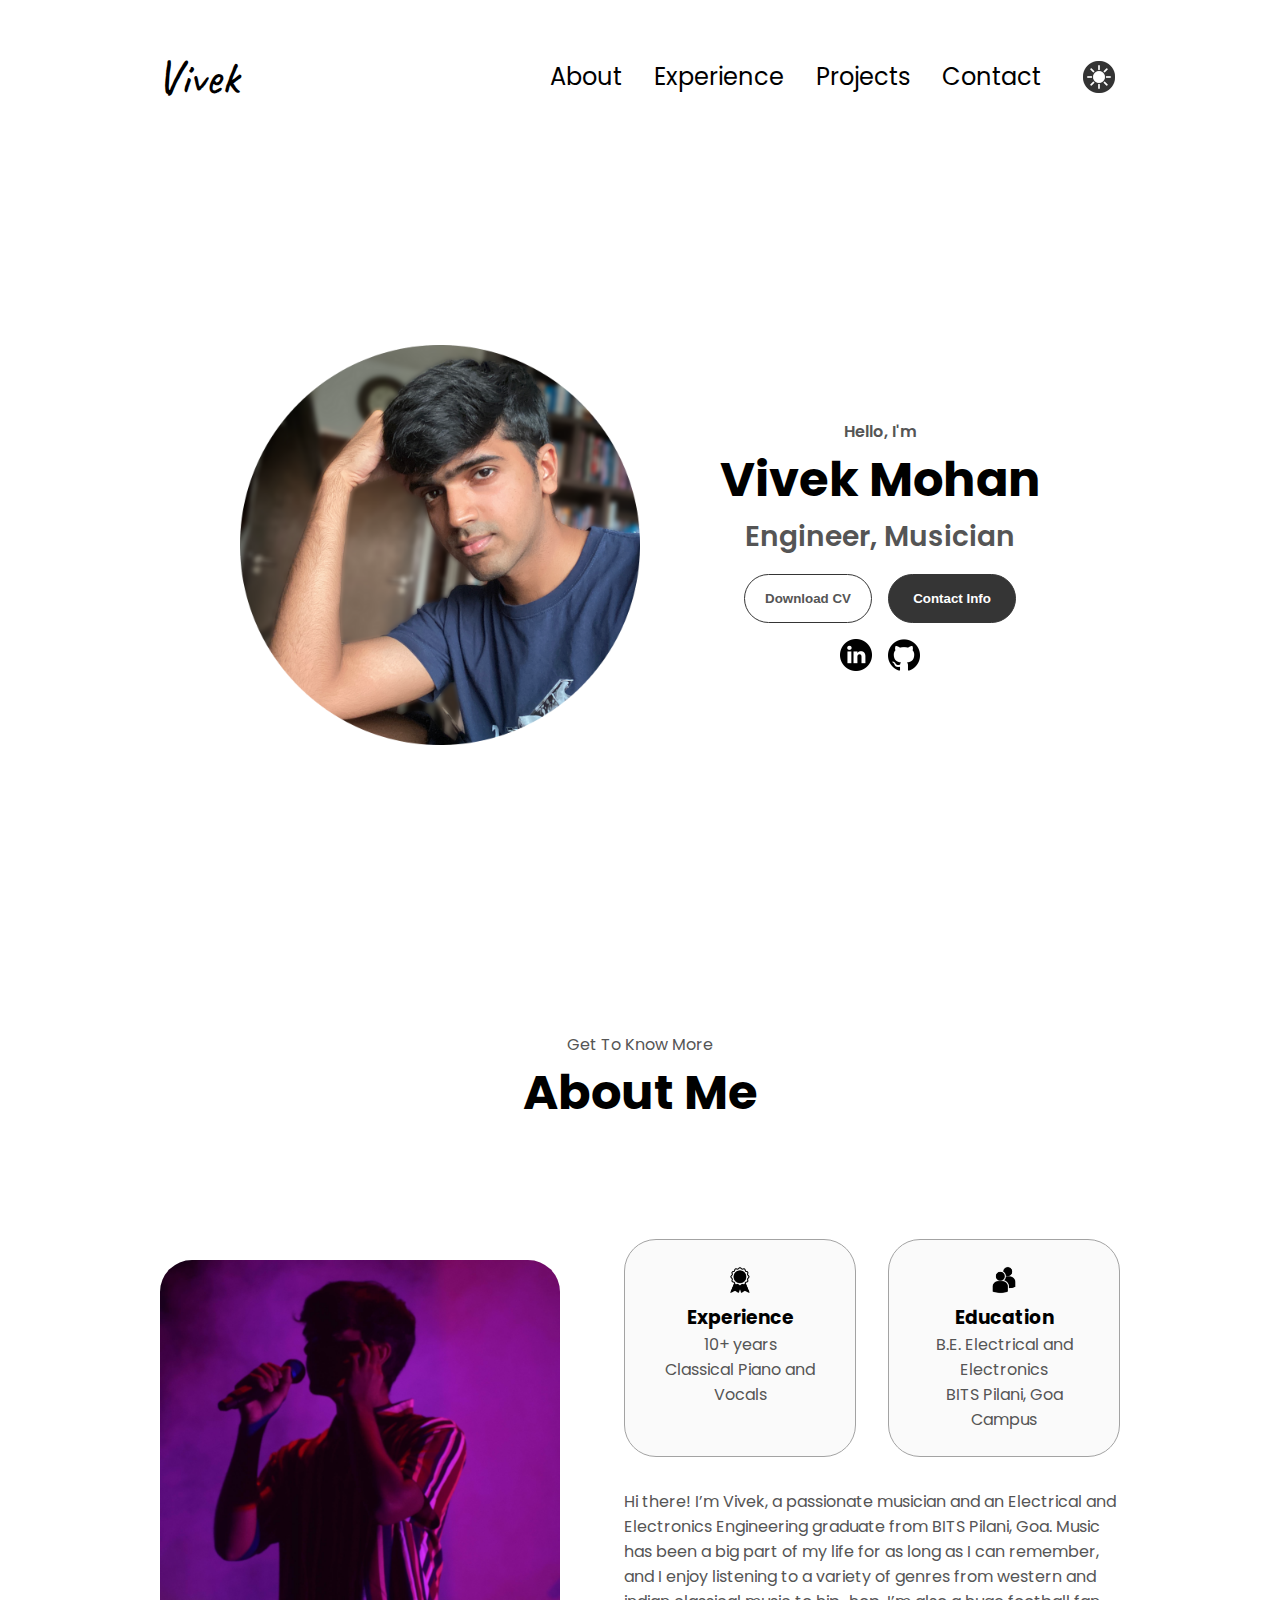
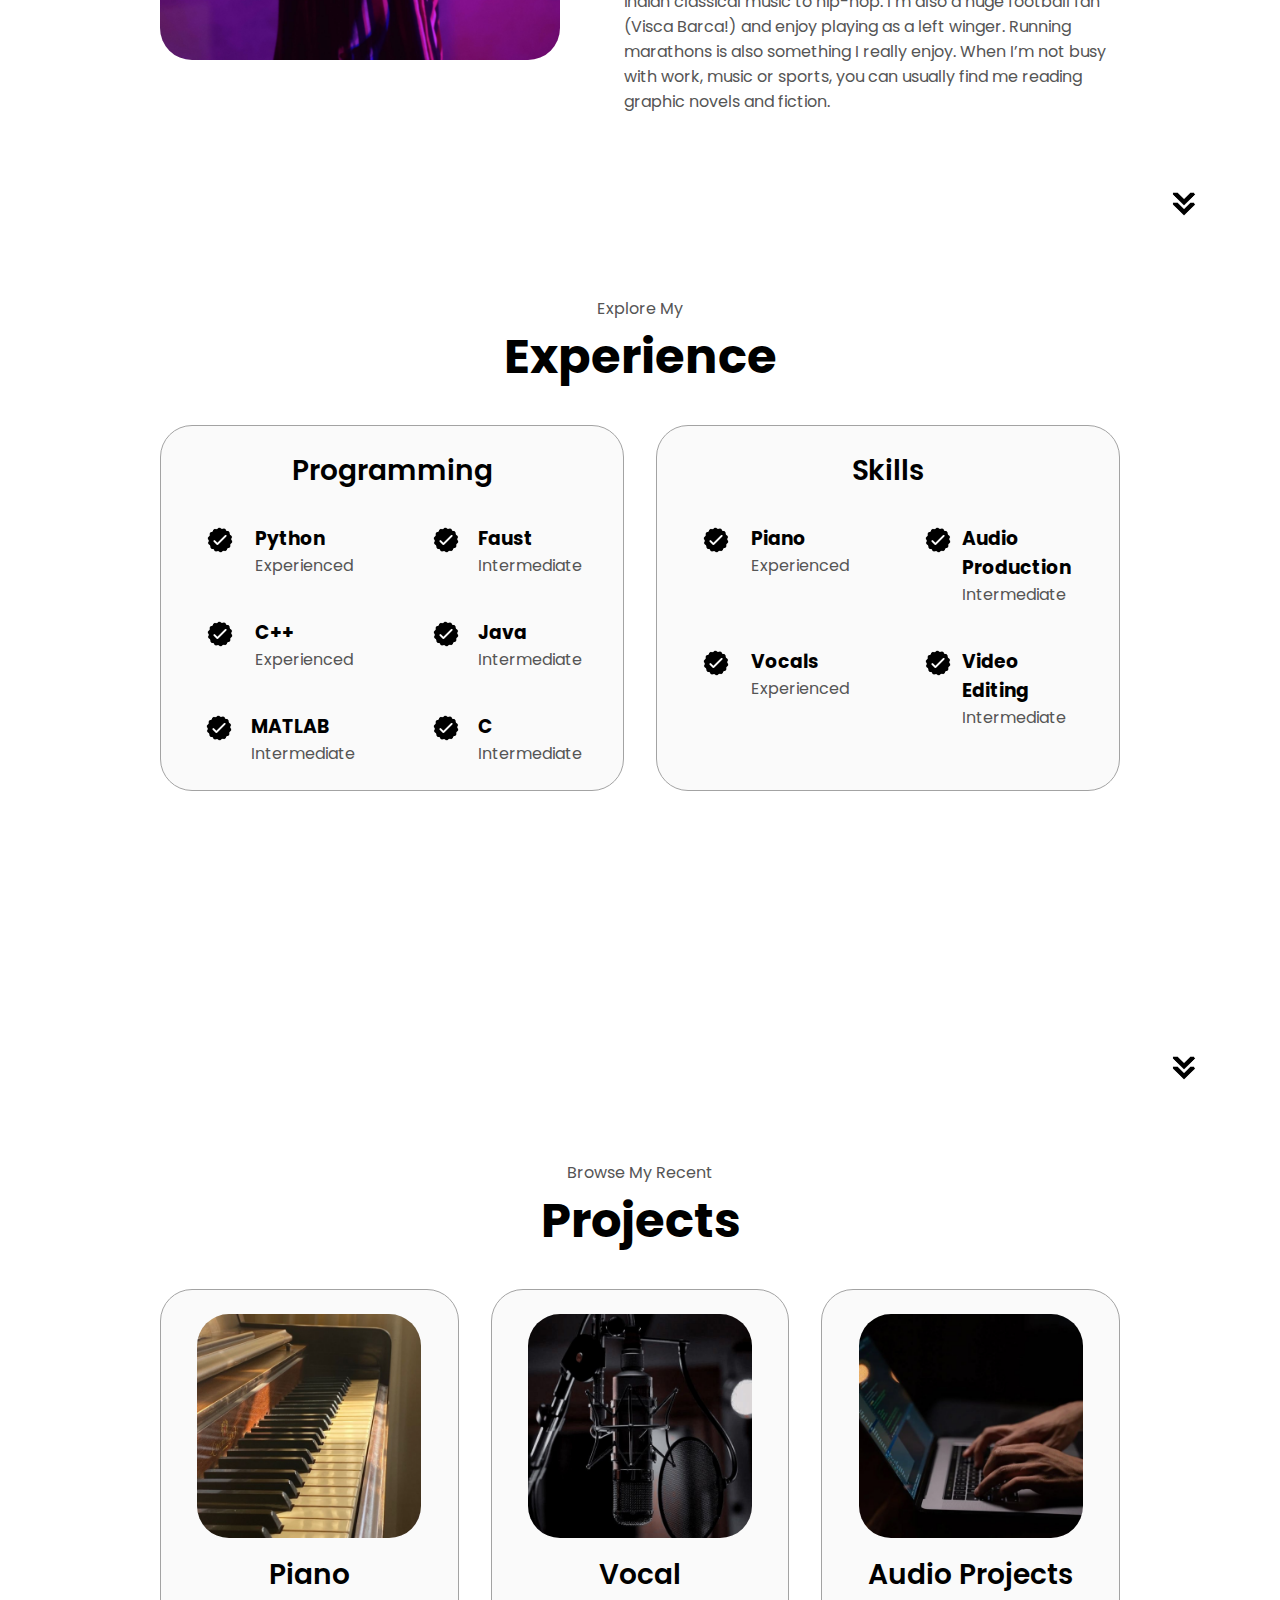
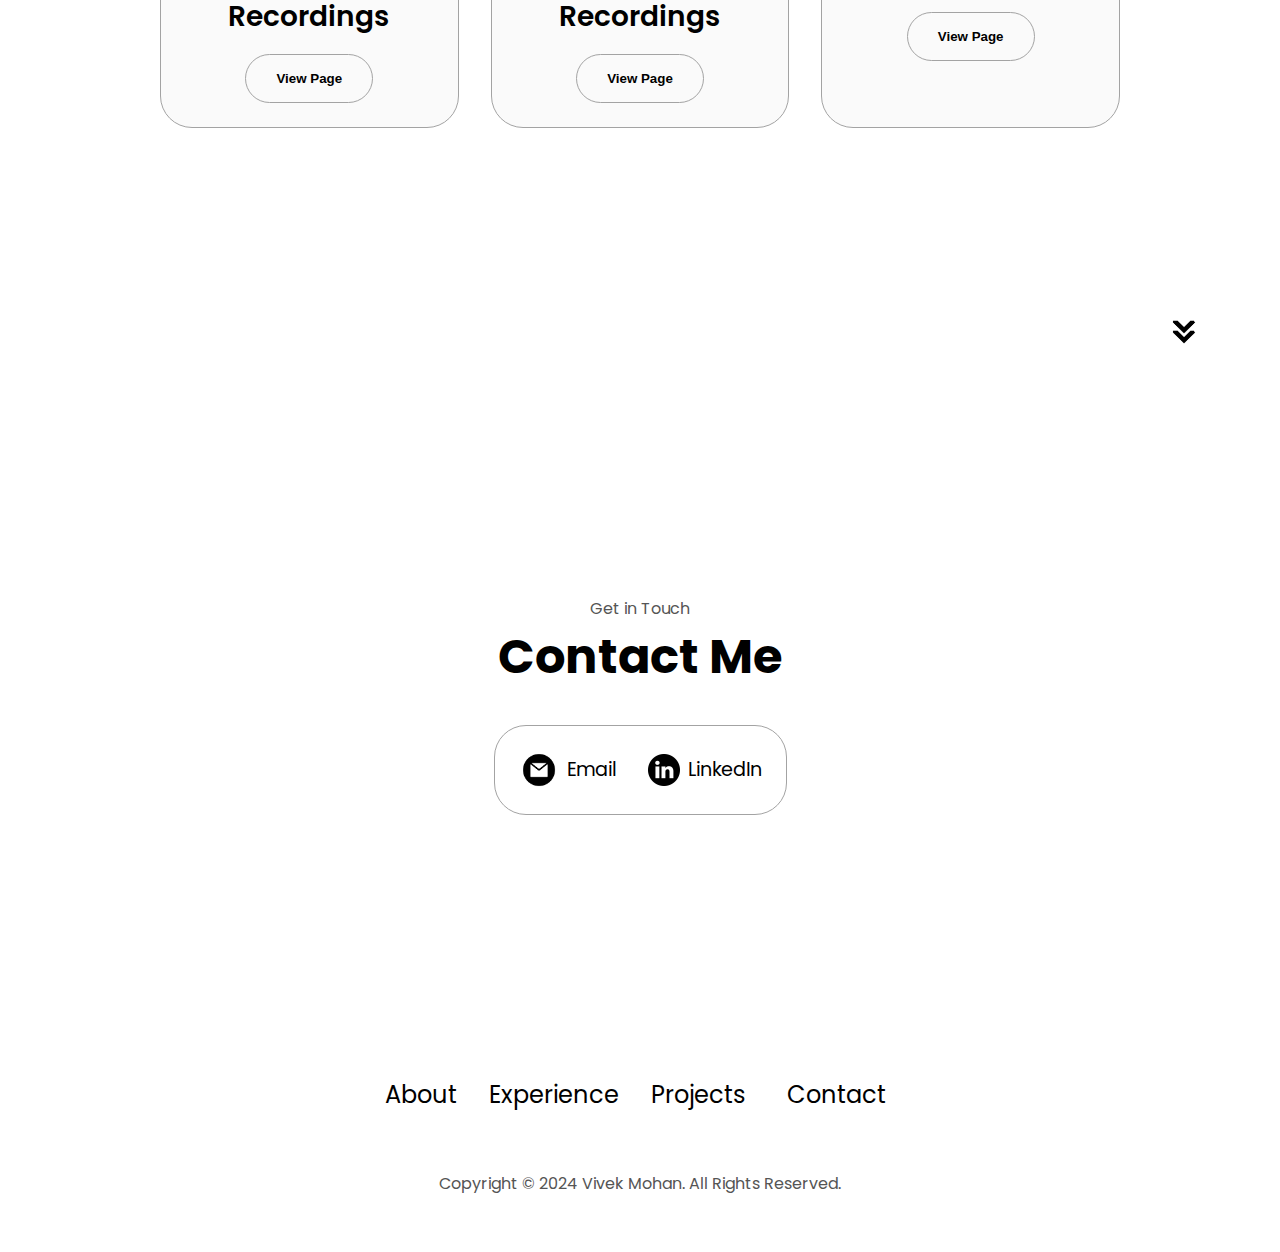
<file: index.html>
<!DOCTYPE html>
<html lang="en">
  <head>
    <meta charset="UTF-8" />
    <meta http-equiv="X-UA-Compatible" content="IE=edge" />
    <meta name="viewport" content="width=device-width, initial-scale=1.0" />
    <title>Vivek Mohan</title>
    <link rel="stylesheet" href="style.css" />
    <link rel="stylesheet" href="mediaqueries.css" />
  </head>
  <body>
    <nav id="desktop-nav">
      <div class="logo">Vivek</div>
      <div>
        <ul class="nav-links">
          <li><a href="#about">About</a></li>
          <li><a href="#experience">Experience</a></li>
          <li><a href="#projects">Projects</a></li>
          <li><a href="#contact">Contact</a></li>
          <li>
            <img
              id="modeToggle"
              class="icon color-icon"
              src="./assets/theme_light.png"
              src-light="./assets/theme_light.png"
              src-dark="./assets/theme_dark.png"
              alt="Color them icon"
            />
          </li>
        </ul>
      </div>
    </nav>
    <nav id="hamburger-nav">
      <div class="logo">Vivek</div>
      <div class="hamburger-menu">
        <div class="hamburger-icon" onclick="toggleMenu()">
          <span></span>
          <span></span>
          <span></span>
        </div>
        <div class="menu-links">
          <li><a href="#about" onclick="toggleMenu()">About</a></li>
          <li><a href="#experience" onclick="toggleMenu()">Experience</a></li>
          <li><a href="#projects" onclick="toggleMenu()">Projects</a></li>
          <li><a href="#contact" onclick="toggleMenu()">Contact</a></li>
          <li>
            <img
              id="modeToggle2"
              class="icon color-icon"
              src="./assets/theme_light.png"
              src-light="./assets/theme_light.png"
              src-dark="./assets/theme_dark.png"
              alt="Color them icon"
            />
          </li>
        </div>
      </div>
    </nav>
    <section id="profile">
      <div class="section__pic-container">
        <img src="./assets/Vivek_Profile.png" alt="Vivek's profile picture" />
      </div>
      <div class="section__text">
        <p class="section__text__p1">Hello, I'm</p>
        <h1 class="title">Vivek Mohan</h1>
        <p class="section__text__p2">Engineer, Musician</p>
        <div class="btn-container">
          <button
            class="btn btn-color-2"
            onclick="window.open('./assets/VivekMohan_Resume.pdf')"
          >
            Download CV
          </button>
          <button class="btn btn-color-1" onclick="location.href='./#contact'">
            Contact Info
          </button>
        </div>
        <div id="socials-container">
          <img
            src="./assets/linkedin_light.png"
            src-light="./assets/linkedin_light.png"
            src-dark="./assets/linkedin_dark.png"
            alt="My LinkedIn profile"
            class="icon linkedin-icon"
            onclick="location.href='https://linkedin.com/in/vvk-mhn/'"
          />
          <img
            src="./assets/github_light.png"
            src-light="./assets/github_light.png"
            src-dark="./assets/github_dark.png"
            alt="My github profile"
            class="icon github-icon"
            onclick="location.href='https://github.com/vvk-mhn'"
          />
        </div>
      </div>
    </section>
    <section id="about">
      <p class="section__text__p1">Get To Know More</p>
      <h1 class="title">About Me</h1>
      <div class="section-container">
        <div class="section__pic-container">
          <img
            src="./assets/Vivek_About.png"
            alt="Profile picture"
            class="about-pic"
          />
        </div>
        <div class="about-details-container">
          <div class="about-containers">
            <div class="details-container">
              <img
                src="./assets/experience_light.png"
                src-light="./assets/experience_light.png"
                src-dark="./assets/experience_dark.png"
                alt="Experience icon"
                class="icon"
              />
              <h3>Experience</h3>
              <p>10+ years <br />Classical Piano and Vocals</p>
            </div>
            <div class="details-container">
              <img
                src="./assets/education_light.png"
                src-light="./assets/education_light.png"
                src-dark="./assets/education_dark.png"
                alt="Education icon"
                class="icon"
              />
              <h3>Education</h3>
              <p>B.E. Electrical and Electronics<br />BITS Pilani, Goa Campus</p>
            </div>
          </div>
          <div class="text-container">
            <p>
              Hi there! I’m Vivek, a passionate musician and an Electrical and Electronics Engineering graduate from BITS Pilani, Goa. Music has been a big part of my life for as long as I can remember, and I enjoy listening to a variety of genres from western and indian classical music to hip-hop.
              I’m also a huge football fan (Visca Barca!) and enjoy playing as a left winger. Running marathons is also something I really enjoy. When I’m not busy with work, music or sports, you can usually find me reading graphic novels and fiction.
            </p>
          </div>
        </div>
      </div>
      <img
        src="./assets/arrow_light.png"
        src-light="./assets/arrow_light.png"
        src-dark="./assets/arrow_dark.png"
        alt="Arrow icon"
        class="icon arrow"
        onclick="location.href='./#experience'"
      />
    </section>
    <section id="experience">
      <p class="section__text__p1">Explore My</p>
      <h1 class="title">Experience</h1>
      <div class="experience-details-container">
        <div class="about-containers">
          <div class="details-container">
            <h2 class="experience-sub-title">Programming</h2>
            <div class="article-container">
              <article>
                <img
                  src="./assets/checkmark_light.png"
                  src-light="./assets/checkmark_light.png"
                  src-dark="./assets/checkmark_dark.png"
                  alt="Experience icon"
                  class="icon"
                />
                <div>
                  <h3>Python</h3>
                  <p>Experienced </p>
                </div>
              </article>
              <article>
                <img
                  src="./assets/checkmark_light.png"
                  src-light="./assets/checkmark_light.png"
                  src-dark="./assets/checkmark_dark.png"
                  alt="Experience icon"
                  class="icon"
                />
                <div>
                  <h3>Faust</h3>
                  <p>Intermediate</p>
                </div>
              </article>
              <article>
                <img
                  src="./assets/checkmark_light.png"
                  src-light="./assets/checkmark_light.png"
                  src-dark="./assets/checkmark_dark.png"
                  alt="Experience icon"
                  class="icon"
                />
                <div>
                  <h3>C++</h3>
                  <p>Experienced </p>
                </div>
              </article>
              <article>
                <img
                  src="./assets/checkmark_light.png"
                  src-light="./assets/checkmark_light.png"
                  src-dark="./assets/checkmark_dark.png"
                  alt="Experience icon"
                  class="icon"
                />
                <div>
                  <h3>Java</h3>
                  <p>Intermediate</p>
                </div>
              </article>
              <article>
                <img
                  src="./assets/checkmark_light.png"
                  src-light="./assets/checkmark_light.png"
                  src-dark="./assets/checkmark_dark.png"
                  alt="Experience icon"
                  class="icon"
                />
                <div>
                  <h3>MATLAB</h3>
                  <p>Intermediate</p>
                </div>
              </article>
              <article>
                <img
                  src="./assets/checkmark_light.png"
                  src-light="./assets/checkmark_light.png"
                  src-dark="./assets/checkmark_dark.png"
                  alt="Experience icon"
                  class="icon"
                />
                <div>
                  <h3>C</h3>
                  <p>Intermediate</p>
                </div>
              </article>
            </div>
          </div>
          <div class="details-container">
            <h2 class="experience-sub-title">Skills</h2>
            <div class="article-container">
              <article>
                <img
                  src="./assets/checkmark_light.png"
                  src-light="./assets/checkmark_light.png"
                  src-dark="./assets/checkmark_dark.png"
                  alt="Experience icon"
                  class="icon"
                />
                <div>
                  <h3>Piano</h3>
                  <p>Experienced</p>
                </div>
              </article>
              <article>
                <img
                  src="./assets/checkmark_light.png"
                  src-light="./assets/checkmark_light.png"
                  src-dark="./assets/checkmark_dark.png"
                  alt="Experience icon"
                  class="icon"
                />
                <div>
                  <h3>Audio Production</h3>
                  <p>Intermediate</p>
                </div>
              </article>
              <article>
                <img
                  src="./assets/checkmark_light.png"
                  src-light="./assets/checkmark_light.png"
                  src-dark="./assets/checkmark_dark.png"
                  alt="Experience icon"
                  class="icon"
                />
                <div>
                  <h3>Vocals</h3>
                  <p>Experienced</p>
                </div>
              </article>
              <article>
                <img
                  src="./assets/checkmark_light.png"
                  src-light="./assets/checkmark_light.png"
                  src-dark="./assets/checkmark_dark.png"
                  alt="Experience icon"
                  class="icon"
                />
                <div>
                  <h3>Video Editing</h3>
                  <p>Intermediate</p>
                </div>
              </article>
            </div>
          </div>
        </div>
      </div>
      <img
        src="./assets/arrow_light.png"
        src-light="./assets/arrow_light.png"
        src-dark="./assets/arrow_dark.png"
        alt="Arrow icon"
        class="icon arrow"
        onclick="location.href='./#projects'"
      />
    </section>
    <section id="projects">
      <p class="section__text__p1">Browse My Recent</p>
      <h1 class="title">Projects</h1>
      <div class="experience-details-container">
        <div class="about-containers">
          <div class="details-container color-container">
            <div class="article-container">
              <img
                src="./assets/Piano.png"
                alt="Project 1"
                class="project-img"
              />
            </div>
            <h2 class="experience-sub-title project-title">Piano Recordings</h2>
            <div class="btn-container">
              <button
                class="btn btn-color-2 project-btn"
                onclick="location.href='piano.html'"
              >
                View Page
              </button>
            </div>
          </div>
          <div class="details-container color-container">
            <div class="article-container">
              <img
                src="./assets/Vocals.png"
                alt="Project 2"
                class="project-img"
              />
            </div>
            <h2 class="experience-sub-title project-title">Vocal Recordings</h2>
            <div class="btn-container">
              <button
                class="btn btn-color-2 project-btn"
                onclick="location.href='vocals.html'"
              >
                View Page 
              </button>
            </div>
          </div>
          <div class="details-container color-container">
            <div class="article-container">
              <img
                src="./assets/Projects.png"
                alt="Project 3"
                class="project-img"
              />
            </div>
            <h2 class="experience-sub-title project-title">Audio Projects</h2>
            <div class="btn-container">
              <button
                class="btn btn-color-2 project-btn"
                onclick="location.href='https://github.com/vvk-mhn/Audio-Projects'"
              >
                View Page
              </button>
            </div>
          </div>
        </div>
      </div>
      <img
        src="./assets/arrow_light.png"
        src-light="./assets/arrow_light.png"
        src-dark="./assets/arrow_dark.png"
        alt="Arrow icon"
        class="icon arrow"
        onclick="location.href='./#contact'"
      />
    </section>
    <section id="contact">
      <p class="section__text__p1">Get in Touch</p>
      <h1 class="title">Contact Me</h1>
      <div class="contact-info-upper-container">
        <div class="contact-info-container">
          <img
            src="./assets/email_light.png"
            src-light="./assets/email_light.png"
            src-dark="./assets/email_dark.png"
            alt="Email icon"
            class="icon contact-icon email-icon"
          />
          <p><a href="mailto:vivek-mohan@outlook.com">Email</a></p>
        </div>
        <div class="contact-info-container">
          <img
            src="./assets/linkedin_light.png"
            src-light="./assets/linkedin_light.png"
            src-dark="./assets/linkedin_dark.png"
            alt="My LinkedIn profile"
            class="icon linkedin-icon"
            onclick="location.href='https://www.linkedin.com/in/vvk-mhn/'"
          />
          <p><a href="https://www.linkedin.com/in/vvk-mhn/">LinkedIn</a></p>
        </div>
      </div>
    </section>
    <footer>
      <nav>
        <div class="nav-links-container">
          <ul class="nav-links">
            <li><a href="#about">About</a></li>
            <li><a href="#experience">Experience</a></li>
            <li><a href="#projects">Projects</a></li>
            <li><a href="#contact">Contact</a></li>
          </ul>
        </div>
      </nav>
      <p>Copyright &#169; 2024 Vivek Mohan. All Rights Reserved.</p>
    </footer>
    <script src="script.js"></script>
  </body>
</html>
</file>
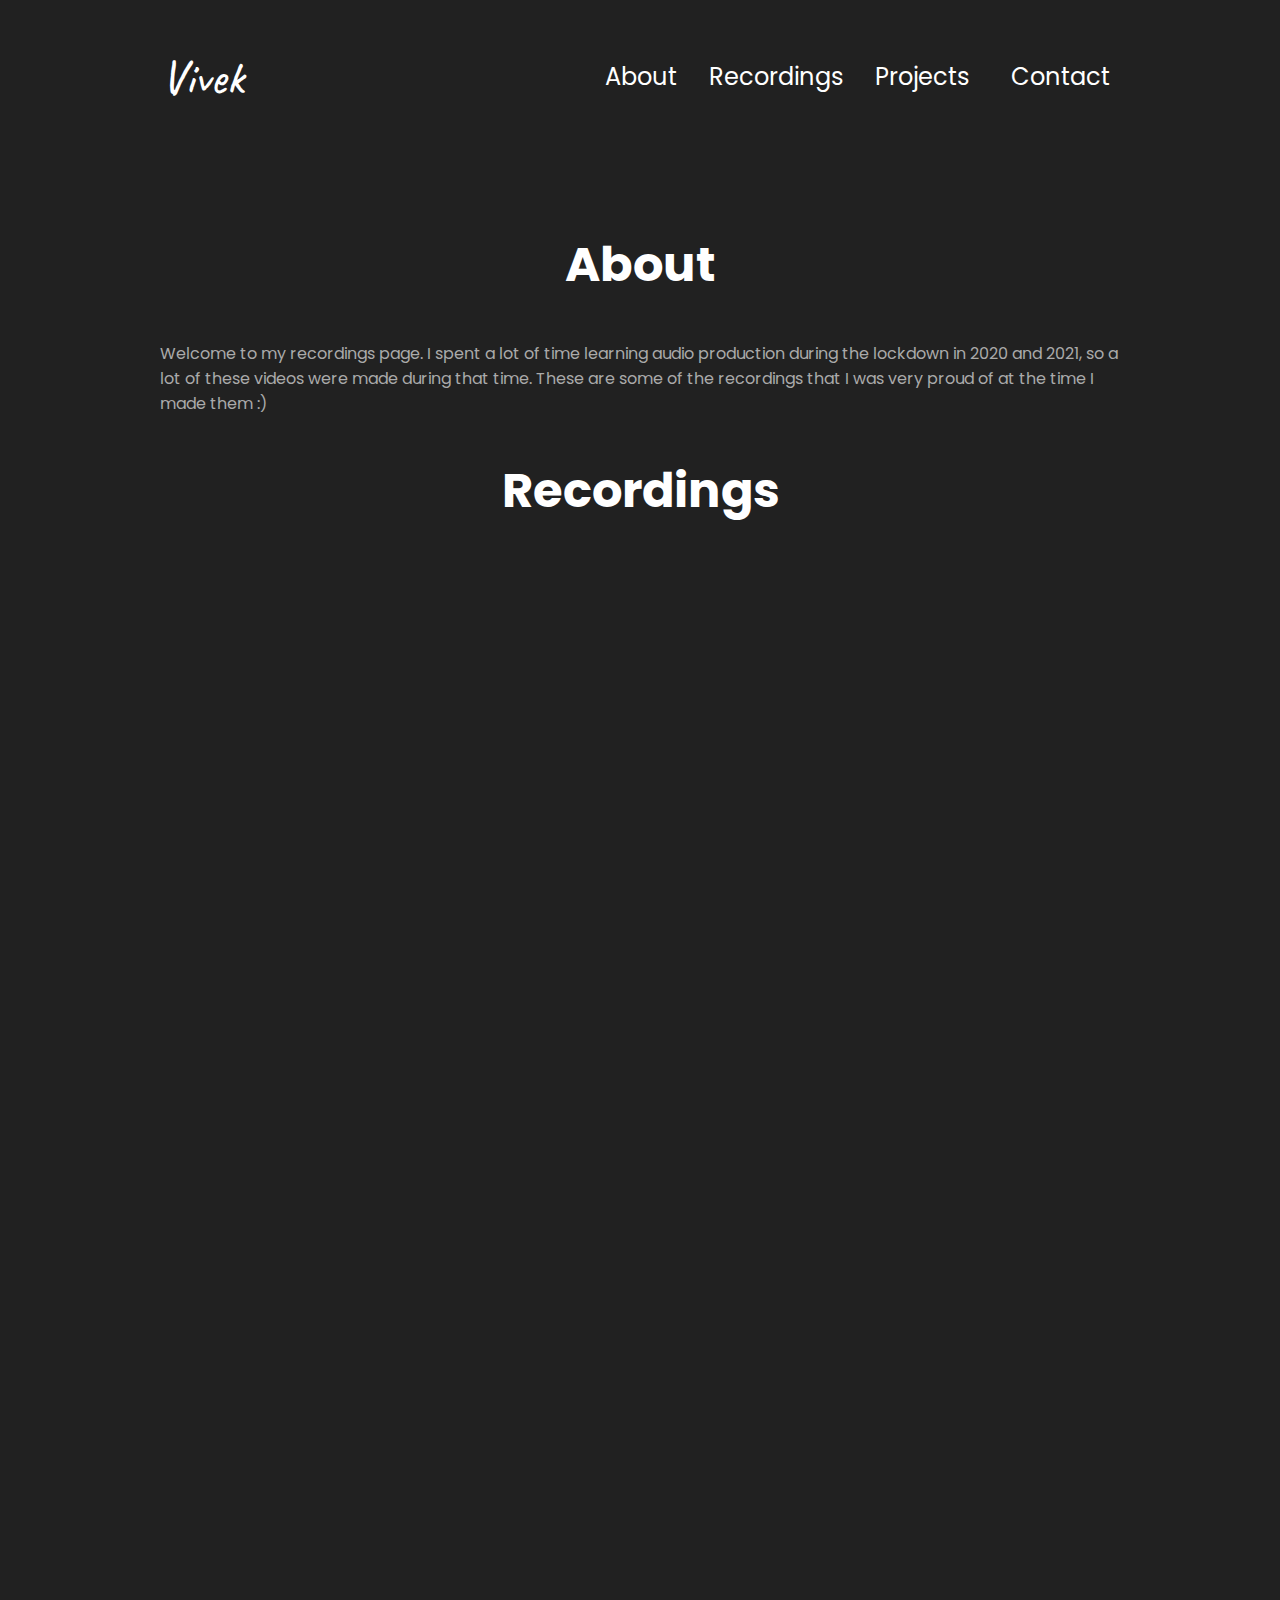
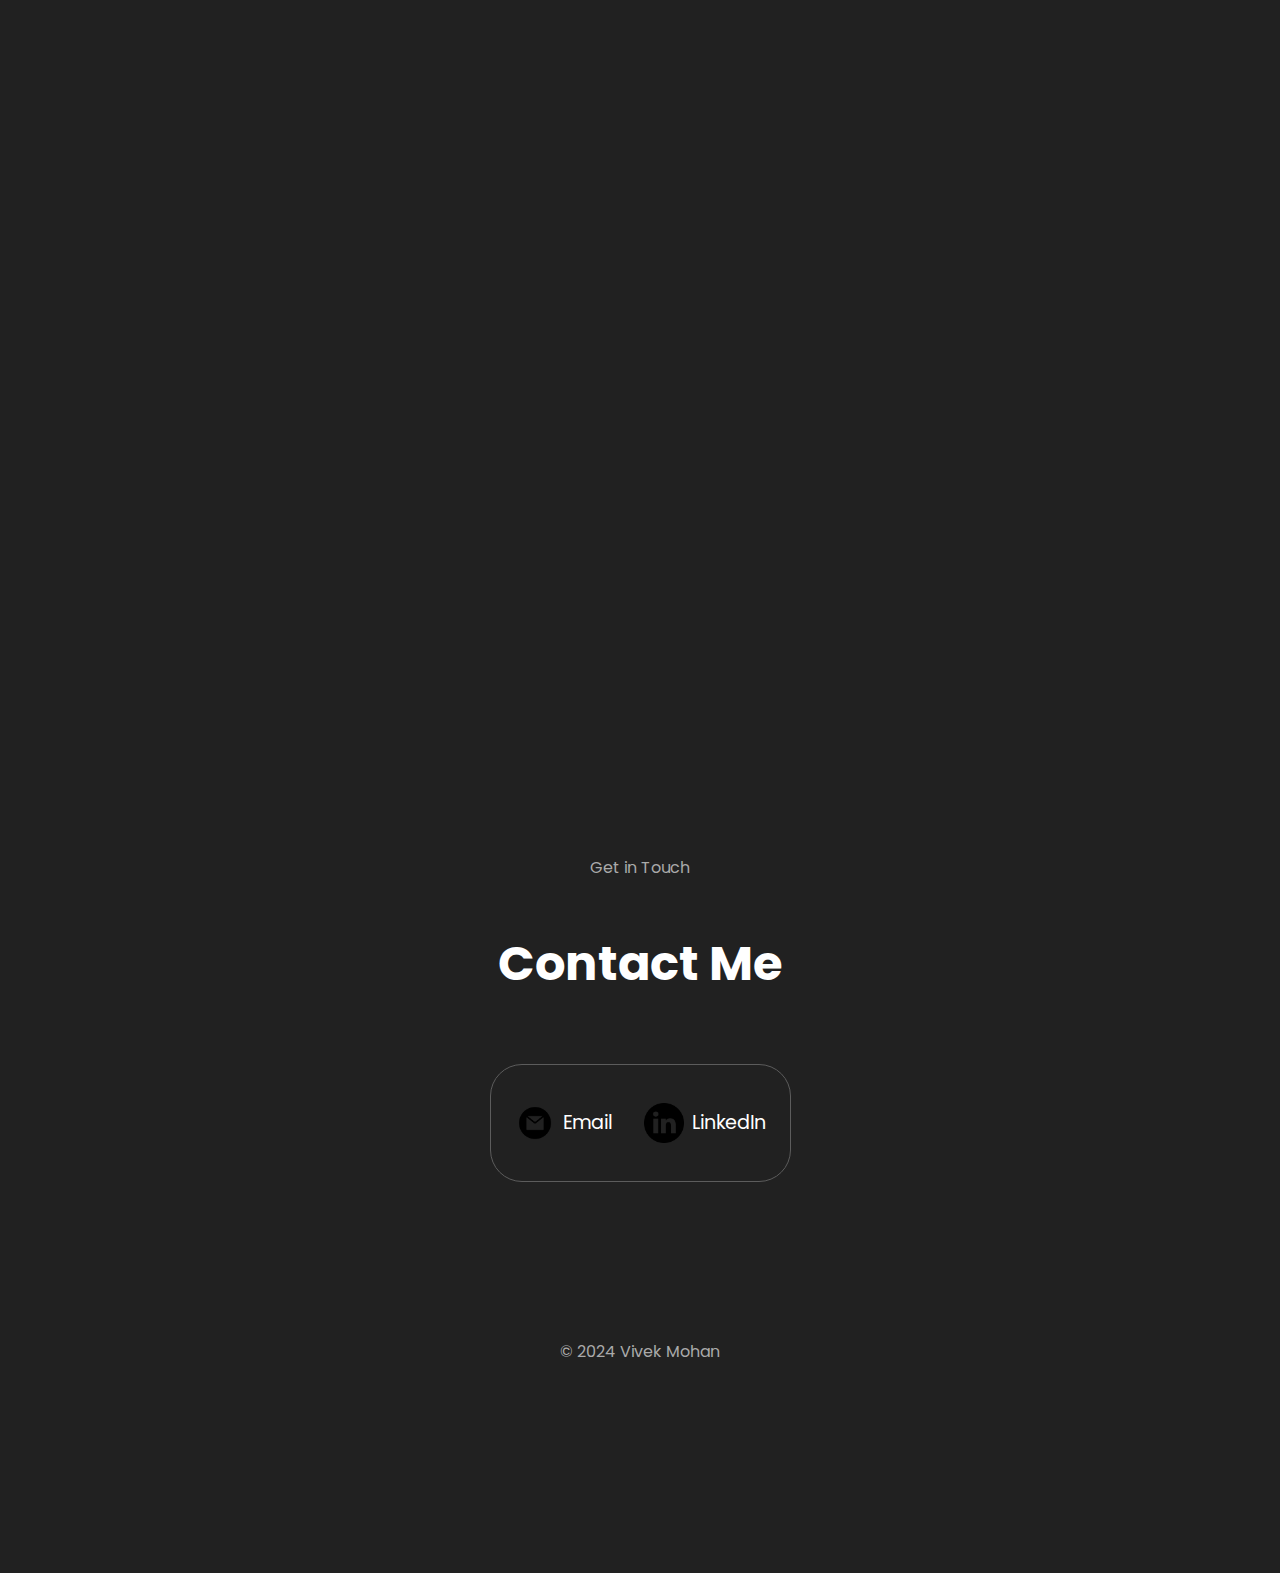
<file: music.html>
<!DOCTYPE html>
<html lang="en">

<head>
    <meta charset="UTF-8">
    <meta name="viewport" content="width=device-width, initial-scale=1.0">
    <title>Music Recordings</title>
    <link href="https://fonts.googleapis.com/css2?family=Poppins:wght@300;400;500;600&display=swap" rel="stylesheet">
    <link href="https://fonts.googleapis.com/css2?family=Caveat:wght@500&display=swap" rel="stylesheet">
    <style>
        /* GENERAL */

        :root {
            --primary-color: black;
            --primary-color-2: rgb(39, 39, 39);
            --primary-color-3: rgb(74, 74, 74);
            --background-color: rgb(33, 33, 33);
            --secondary-color: white;
            --secondary-color-2: rgb(170, 170, 170);
            --button-background: rgb(202, 202, 202);
            --button-text-hover: lightgrey;
            --button-border: rgb(202, 202, 202) 0.1rem solid;
            --button-border-2: rgb(0, 0, 0) 0.1rem solid;
            --container-border: rgb(92, 92, 92);
        }

        body {
            font-family: "Poppins", sans-serif;
            background-color: var(--background-color);
            margin: 0;
            padding: 0;
        }

        html {
            scroll-behavior: smooth;
        }

        h1, h2, h3 {
            color: var(--secondary-color);
        }

        p {
            font-size: medium;
            color: var(--secondary-color-2);
        }

        /* DESKTOP NAV */

        nav,
        .nav-links {
        display: flex;
        align-items: center;
        }

        nav {
        justify-content: space-around;
        height: 17vh;
        }

        .nav-links {
        gap: 2rem;
        list-style: none;
        font-size: 1.5rem;
        }

        nav li:last-child {
        width: max-content;
        display: flex;
        margin: auto;
        padding: 10px;
        }

        a {
        color: var(--secondary-color);
        text-decoration: none;
        text-decoration-color: var(--primary-color);
        }

        a:hover {
        text-decoration: underline;
        text-underline-offset: 1rem;
        text-decoration-color: var(--secondary-color);
        }

        nav a:hover {
        color: var(--secondary-color);
        text-decoration-color: var(--secondary-color);
        }

        .logo {
        font-family: "Caveat", cursive;
        font-optical-sizing: auto;
        font-weight: 500;
        font-style: normal;
        font-size: 48px;
        color: var(--secondary-color);
        }

        .logo:hover {
        cursor: default;
        }

        /* HAMBURGER MENU */

        #hamburger-nav {
        display: none;
        }

        .hamburger-menu {
        position: relative;
        display: inline-block;
        }

        .hamburger-icon {
        display: flex;
        flex-direction: column;
        justify-content: space-between;
        height: 24px;
        width: 30px;
        cursor: pointer;
        }

        .hamburger-icon span {
        width: 100%;
        height: 2px;
        background-color: var(--secondary-color);
        transition: all 0.3 ease-in-out;
        }

        .menu-links {
        position: absolute;
        top: 100%;
        right: 0;
        background-color: var(--primary-color);
        width: fit-content;
        max-height: 0;
        overflow: hidden;
        transition: all 0.3 ease-in-out;
        }

        .menu-links a {
        display: block;
        padding: 10px;
        text-align: center;
        font-size: 1.5rem;
        color: var(--secondary-color);
        text-decoration: none;
        transition: all 0.3 ease-in-out;
        }

        .menu-links li {
        list-style: none;
        }

        .menu-links.open {
        max-height: 300px;
        }

        .hamburger-icon.open span:first-child {
        transform: rotate(45deg) translate(10px, 5px);
        }

        .hamburger-icon.open span:nth-child(2) {
        opacity: 0;
        }

        .hamburger-icon.open span:last-child {
        transform: rotate(-45deg) translate(10px, -5px);
        }

        .hamburger-icon span:first-child {
        transform: none;
        }

        .hamburger-icon span:first-child {
        opacity: 1;
        }

        .hamburger-icon span:first-child {
        transform: none;
        }


        section {
            padding-top: 4vh;
            margin: 0 10rem;
            box-sizing: border-box;
        }

        .title {
            color: var(--secondary-color);
            font-size: 3rem;
            text-align: center;
        }

        .recording {
            margin-bottom: 2rem;
        }

        .btn {
            font-weight: 600;
            padding: 1rem;
            width: 8rem;
            border-radius: 2rem;
            border: var(--button-border);
            color: var(--secondary-color-2);
            background: none;
            transition: all 300ms ease;
        }

        .btn:hover {
            cursor: pointer;
            background: var(--button-background);
            color: var(--primary-color);
        }

        footer {
            height: 26vh;
            margin: 0 1rem;
        }

        footer p {
            text-align: center;
        }

        /* CONTACT */

        #contact {
        display: flex;
        justify-content: center;
        flex-direction: column;
        height: 70vh;
        }

        .contact-info-upper-container {
        display: flex;
        justify-content: center;
        border-radius: 2rem;
        border: var(--button-border);
        border-color: var(--container-border);
        background: var(--background-color);
        margin: 2rem auto;
        padding: 0.5rem;
        }

        .contact-info-container {
        display: flex;
        align-items: center;
        justify-content: center;
        gap: 0.5rem;
        margin: 1rem;
        }

        .contact-info-container p {
        font-size: larger;
        }

        .contact-icon {
        cursor: default;
        }

        .email-icon {
        height: 2.5rem;
        }

        .linkedin-icon {
        height: 2.5rem;
        }

        .section__text__p1 {
            text-align: center;
        }

        .article-container {
            display: flex;
            flex-wrap: wrap;
            flex-direction: row;
            row-gap: 10px;
            column-gap: 40px;
            justify-content: space-around;
            align-items: flex-start;
        }
        
    </style>
</head>

<body>
    <header>
        <nav id="desktop-nav">
            <div class="logo">Vivek</div>
            <div>
              <ul class="nav-links">
                <li><a href="#about">About</a></li>
                <li><a href="#recordings">Recordings</a></li>
                <li><a href="#projects">Projects</a></li>
                <li><a href="#contact">Contact</a></li>
              </ul>
            </div>
          </nav>
          <nav id="hamburger-nav">
            <div class="logo">Vivek</div>
            <div class="hamburger-menu">
              <div class="hamburger-icon" onclick="toggleMenu()">
                <span></span>
                <span></span>
                <span></span>
              </div>
              <div class="menu-links">
                <li><a href="#about" onclick="toggleMenu()">About</a></li>
                <li><a href="#recordings" onclick="toggleMenu()">Recordings</a></li>
                <li><a href="index.html/#projects" onclick="toggleMenu()">Projects</a></li>
                <li><a href="#contact" onclick="toggleMenu()">Contact</a></li>
              </div>
            </div>
          </nav>
    </header>

    <main>
        <section id="about">
            <h2 class="title">About</h2>
            <p>Welcome to my recordings page. I spent a lot of time learning audio production during the lockdown in 2020 and 2021, so a lot of these videos were made during that time.
               These are some of the recordings that I was very proud of at the time I made them :) </p>
        </section>

        <h2 class="title">Recordings</h2>
        <section id="recordings" class="article-container">
            <div class= "video-embed" style="position:relative;padding-bottom:56.25%;height:0;overflow:hidden">
                <iframe width="560" height="315" src="https://www.youtube.com/embed/WjGb8lWc7sM?si=309lkjoTjLeGbcM6" title="YouTube video player" frameborder="0" allow="accelerometer; autoplay; clipboard-write; encrypted-media; gyroscope; picture-in-picture; web-share" referrerpolicy="strict-origin-when-cross-origin" allowfullscreen></iframe>
            </div>
            <div style="position:relative;padding-bottom:56.25%;height:0;overflow:hidden">
                <iframe width="560" height="315" src="https://www.youtube.com/embed/_iBc3FZzhx0?si=EFjR2OIZaCYlSxzp" title="YouTube video player" frameborder="0" allow="accelerometer; autoplay; clipboard-write; encrypted-media; gyroscope; picture-in-picture; web-share" referrerpolicy="strict-origin-when-cross-origin" allowfullscreen></iframe>
            </div>
            <div style="position:relative;padding-bottom:56.25%;height:0;overflow:hidden">
                <iframe width="560" height="315" src="https://www.youtube.com/embed/puc7sqTt7E4?si=NYwPDFBMUZJRgIe2" title="YouTube video player" frameborder="0" allow="accelerometer; autoplay; clipboard-write; encrypted-media; gyroscope; picture-in-picture; web-share" referrerpolicy="strict-origin-when-cross-origin" allowfullscreen></iframe>
            </div>
            <div style="position:relative;padding-bottom:56.25%;height:0;overflow:hidden">
                <iframe width="560" height="315" src="https://www.youtube.com/embed/PqdNFftehgQ?si=Ye1ujcMkuZKQUej0" title="YouTube video player" frameborder="0" allow="accelerometer; autoplay; clipboard-write; encrypted-media; gyroscope; picture-in-picture; web-share" referrerpolicy="strict-origin-when-cross-origin" allowfullscreen></iframe>
            </div>
            <div style="position:relative;padding-bottom:56.25%;height:0;overflow:hidden">
                <iframe width="560" height="315" src="https://www.youtube.com/embed/aQVTS4qU6vQ?si=Bh6NNrQxnwRSDm5N" title="YouTube video player" frameborder="0" allow="accelerometer; autoplay; clipboard-write; encrypted-media; gyroscope; picture-in-picture; web-share" referrerpolicy="strict-origin-when-cross-origin" allowfullscreen></iframe>
            </div>
            <div style="position:relative;padding-bottom:56.25%;height:0;overflow:hidden">
                <iframe width="560" height="315" src="https://www.youtube.com/embed/UWD4y2rdXFc?si=YnagAdp2NNIx_nou" title="YouTube video player" frameborder="0" allow="accelerometer; autoplay; clipboard-write; encrypted-media; gyroscope; picture-in-picture; web-share" referrerpolicy="strict-origin-when-cross-origin" allowfullscreen></iframe>
            </div>
            <!-- Add more recordings as needed -->
        </section>

    </section>
    <section id="contact">
      <p class="section__text__p1">Get in Touch</p>
      <h1 class="title">Contact Me</h1>
      <div class="contact-info-upper-container">
        <div class="contact-info-container">
          <img
            src="./assets/email_light.png"
            src-light="./assets/email_light.png"
            src-dark="./assets/email_dark.png"
            alt="Email icon"
            class="icon contact-icon email-icon"
          />
          <p><a href="mailto:vivek-mohan@outlook.com">Email</a></p>
        </div>
        <div class="contact-info-container">
          <img
            src="./assets/linkedin_light.png"
            src-light="./assets/linkedin_light.png"
            src-dark="./assets/linkedin_dark.png"
            alt="My LinkedIn profile"
            class="icon linkedin-icon"
            onclick="location.href='https://www.linkedin.com/in/vvk-mhn/'"
          />
          <p><a href="https://www.linkedin.com/in/vvk-mhn/">LinkedIn</a></p>
        </div>
      </div>
    </section>
    </main>

    <footer>
        <p>&copy; 2024 Vivek Mohan</p>
    </footer>
    <script src="script.js"></script>
</body>

</html>
</file>
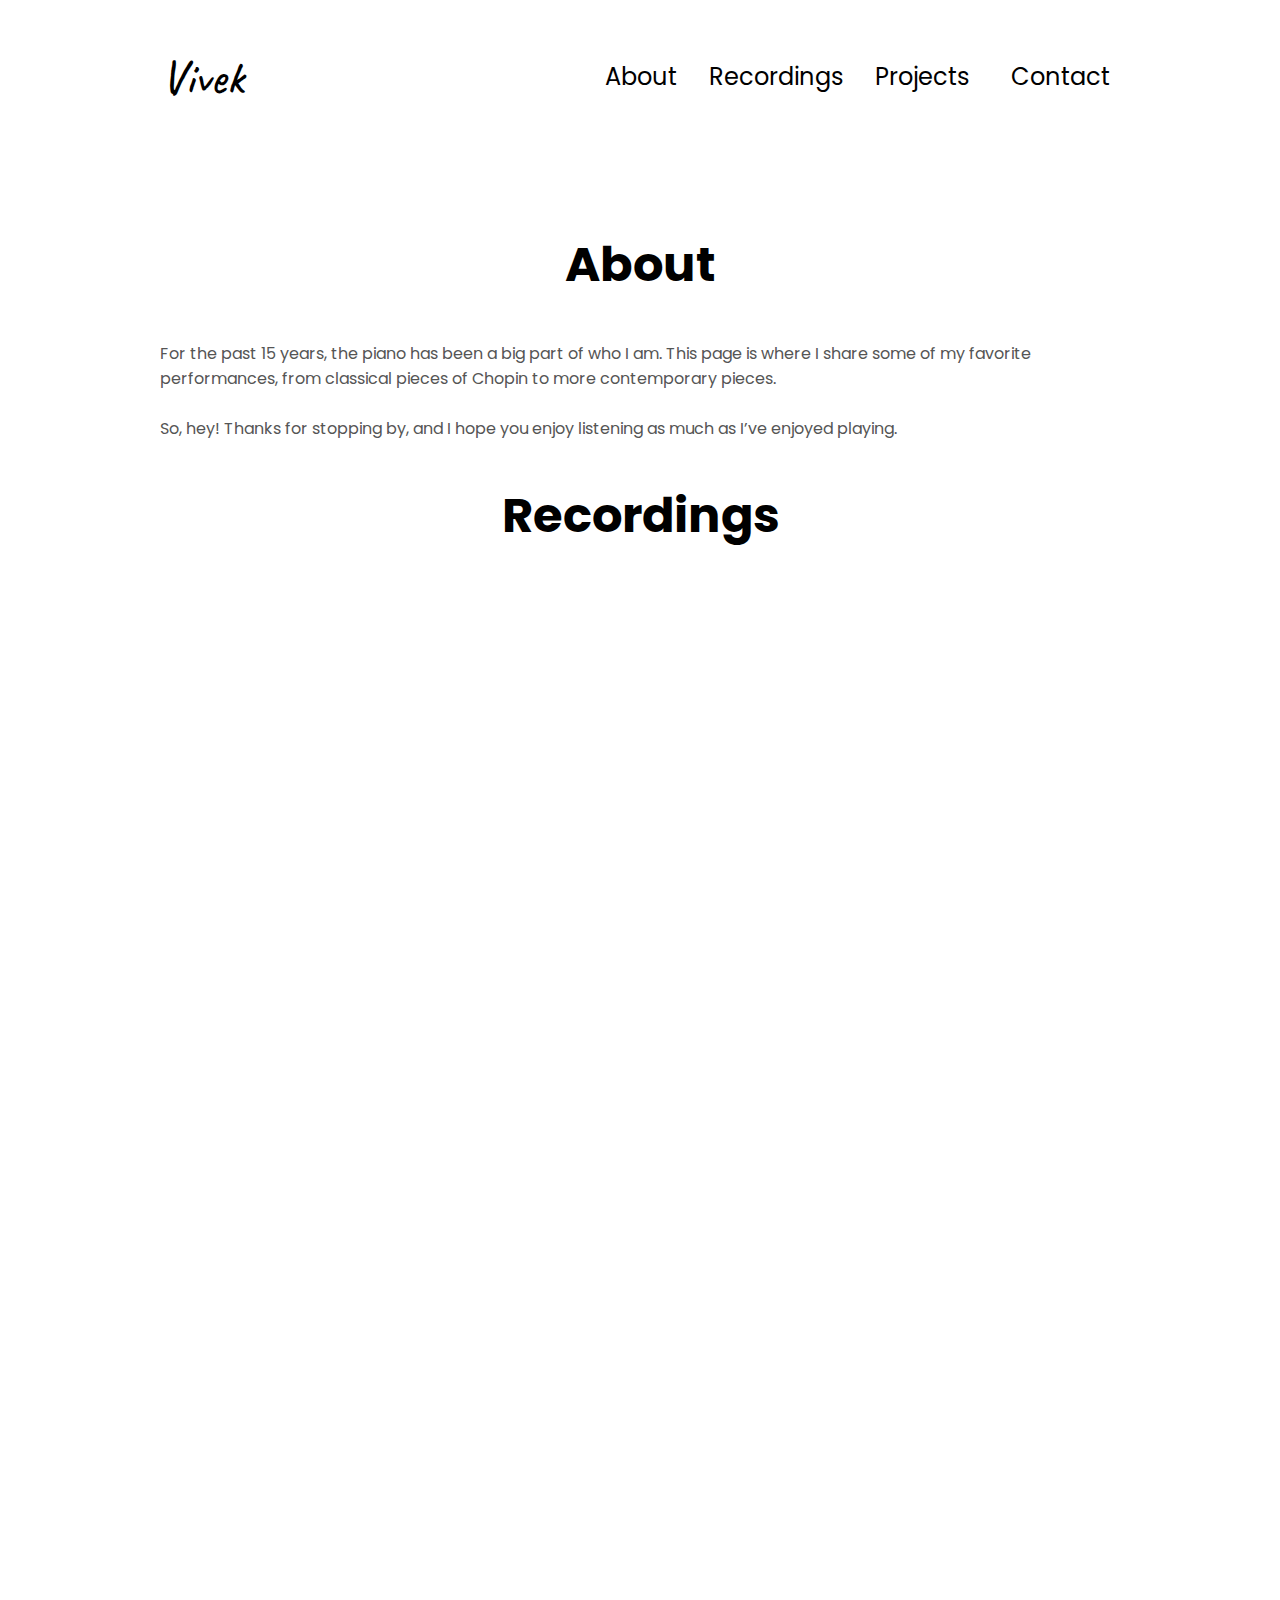
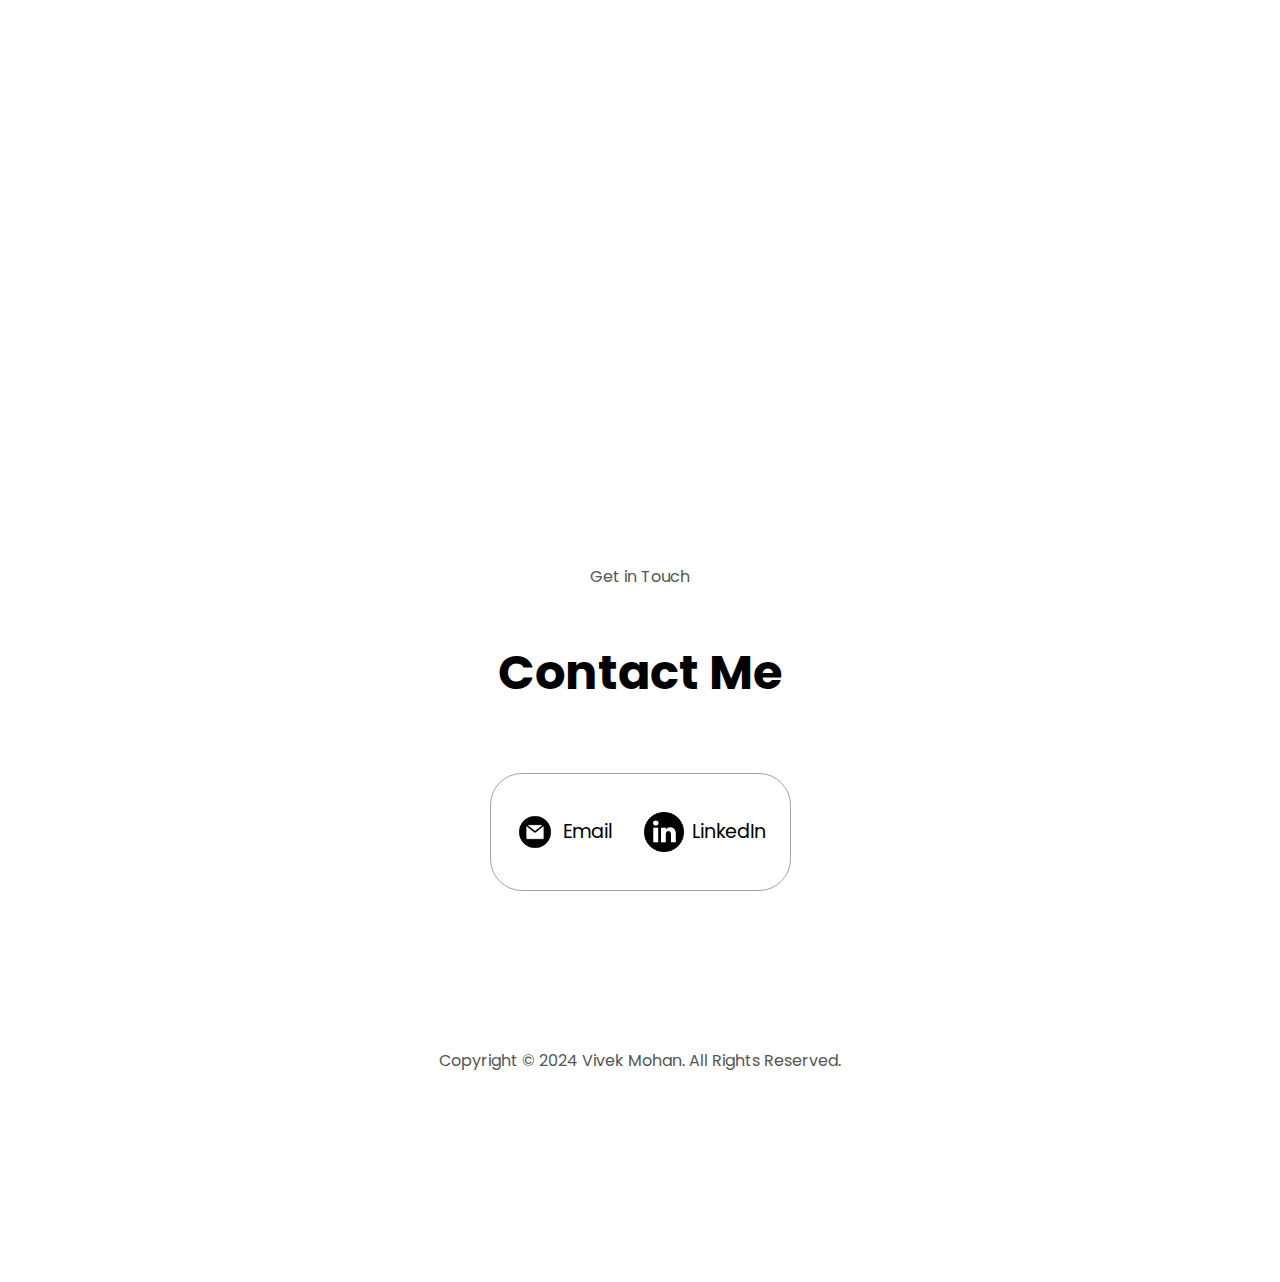
<file: piano.html>
<!DOCTYPE html>
<html lang="en">

<head>
    <meta charset="UTF-8">
    <meta name="viewport" content="width=device-width, initial-scale=1.0">
    <title>Piano Recordings</title>
    <link href="https://fonts.googleapis.com/css2?family=Poppins:wght@300;400;500;600&display=swap" rel="stylesheet">
    <link href="https://fonts.googleapis.com/css2?family=Caveat:wght@500&display=swap" rel="stylesheet">
    <link rel="stylesheet" href="mediaqueries.css" />
    <style>
       /* GENERAL */

      /* Default Light Mode */
      :root {
        --primary-color: white;
        --primary-color-2: rgb(250, 250, 250);
        --primary-color-3: rgb(181, 181, 181);
        --background-color: rgb(255, 255, 255);
        --secondary-color: black;
        --secondary-color-2: rgb(85, 85, 85);
        --button-background: rgb(53, 53, 53);
        --button-text-hover: grey;
        --button-border: rgb(53, 53, 53) 0.1rem solid;
        --button-border-2: rgb(255, 255, 255) 0.1rem solid;
        --container-border: rgb(163, 163, 163);
      }

      /* Dark Mode */
      [theme="dark"] {
        --primary-color: black;
        --primary-color-2: rgb(39, 39, 39);
        --primary-color-3: rgb(74, 74, 74);
        --background-color: rgb(33, 33, 33);
        --secondary-color: white;
        --secondary-color-2: rgb(170, 170, 170);
        --button-background: rgb(202, 202, 202);
        --button-text-hover: lightgrey;
        --button-border: rgb(202, 202, 202) 0.1rem solid;
        --button-border-2: rgb(0, 0, 0) 0.1rem solid;
        --container-border: rgb(92, 92, 92);
      }

        body {
            font-family: "Poppins", sans-serif;
            background-color: var(--background-color);
            margin: 0;
            padding: 0;
        }

        html {
            scroll-behavior: smooth;
        }

        h1, h2, h3 {
            color: var(--secondary-color);
        }

        p {
            font-size: medium;
            color: var(--secondary-color-2);
        }

        /* DESKTOP NAV */

        nav,
        .nav-links {
        display: flex;
        align-items: center;
        }

        nav {
        justify-content: space-around;
        height: 17vh;
        }

        .nav-links {
        gap: 2rem;
        list-style: none;
        font-size: 1.5rem;
        }

        nav li:last-child {
        width: max-content;
        display: flex;
        margin: auto;
        padding: 10px;
        }

        a {
        color: var(--secondary-color);
        text-decoration: none;
        text-decoration-color: var(--primary-color);
        }

        a:hover {
        text-decoration: underline;
        text-underline-offset: 1rem;
        text-decoration-color: var(--secondary-color);
        }

        nav a:hover {
        color: var(--secondary-color);
        text-decoration-color: var(--secondary-color);
        }

        .logo {
        font-family: "Caveat", cursive;
        font-optical-sizing: auto;
        font-weight: 500;
        font-style: normal;
        font-size: 48px;
        color: var(--secondary-color);
        }

        .logo:hover {
        cursor: default;
        }

        /* HAMBURGER MENU */

        #hamburger-nav {
        display: none;
        }

        .hamburger-menu {
        position: relative;
        display: inline-block;
        }

        .hamburger-icon {
        display: flex;
        flex-direction: column;
        justify-content: space-between;
        height: 24px;
        width: 30px;
        cursor: pointer;
        }

        .hamburger-icon span {
        width: 100%;
        height: 2px;
        background-color: var(--secondary-color);
        transition: all 0.3 ease-in-out;
        }

        .menu-links {
        position: absolute;
        top: 100%;
        right: 0;
        background-color: var(--primary-color);
        width: fit-content;
        max-height: 0;
        overflow: hidden;
        transition: all 0.3 ease-in-out;
        }

        .menu-links a {
        display: block;
        padding: 10px;
        text-align: center;
        font-size: 1.5rem;
        color: var(--secondary-color);
        text-decoration: none;
        transition: all 0.3 ease-in-out;
        }

        .menu-links li {
        list-style: none;
        }

        .menu-links.open {
        max-height: 300px;
        }

        .hamburger-icon.open span:first-child {
        transform: rotate(45deg) translate(10px, 5px);
        }

        .hamburger-icon.open span:nth-child(2) {
        opacity: 0;
        }

        .hamburger-icon.open span:last-child {
        transform: rotate(-45deg) translate(10px, -5px);
        }

        .hamburger-icon span:first-child {
        transform: none;
        }

        .hamburger-icon span:first-child {
        opacity: 1;
        }

        .hamburger-icon span:first-child {
        transform: none;
        }


        section {
            padding-top: 4vh;
            margin: 0 10rem;
            box-sizing: border-box;
        }

        .title {
            color: var(--secondary-color);
            font-size: 3rem;
            text-align: center;
        }

        .recording {
            margin-bottom: 2rem;
        }

        .btn {
            font-weight: 600;
            padding: 1rem;
            width: 8rem;
            border-radius: 2rem;
            border: var(--button-border);
            color: var(--secondary-color-2);
            background: none;
            transition: all 300ms ease;
        }

        .btn:hover {
            cursor: pointer;
            background: var(--button-background);
            color: var(--primary-color);
        }

        footer {
            height: 26vh;
            margin: 0 1rem;
        }

        footer p {
            text-align: center;
        }

        /* CONTACT */

        #contact {
        display: flex;
        justify-content: center;
        flex-direction: column;
        height: 70vh;
        }

        .contact-info-upper-container {
        display: flex;
        justify-content: center;
        border-radius: 2rem;
        border: var(--button-border);
        border-color: var(--container-border);
        background: var(--background-color);
        margin: 2rem auto;
        padding: 0.5rem;
        }

        .contact-info-container {
        display: flex;
        align-items: center;
        justify-content: center;
        gap: 0.5rem;
        margin: 1rem;
        }

        .contact-info-container p {
        font-size: larger;
        }

        .contact-icon {
        cursor: default;
        }

        .email-icon {
        height: 2.5rem;
        }

        .linkedin-icon {
        height: 2.5rem;
        }

        .section__text__p1 {
            text-align: center;
        }

        .article-container {
            display: flex;
            flex-wrap: wrap;
            flex-direction: row;
            row-gap: 10px;
            column-gap: 40px;
            justify-content: space-around;
            align-items: flex-start;
        }
        
    </style>
</head>

<body>
    <header>
        <nav id="desktop-nav">
            <div class="logo">Vivek</div>
            <div>
              <ul class="nav-links">
                <li><a href="#about">About</a></li>
                <li><a href="#recordings">Recordings</a></li>
                <li><a href="https://vvk-mhn.com/#projects">Projects</a></li>
                <li><a href="#contact">Contact</a></li>
              </ul>
            </div>
          </nav>
          <nav id="hamburger-nav">
            <div class="logo">Vivek</div>
            <div class="hamburger-menu">
              <div class="hamburger-icon" onclick="toggleMenu()">
                <span></span>
                <span></span>
                <span></span>
              </div>
              <div class="menu-links">
                <li><a href="#about" onclick="toggleMenu()">About</a></li>
                <li><a href="#recordings" onclick="toggleMenu()">Recordings</a></li>
                <li><a href="#projects" onclick="toggleMenu()">Projects</a></li>
                <li><a href="#contact" onclick="toggleMenu()">Contact</a></li>
              </div>
            </div>
          </nav>
    </header>

    <main>
        <section id="about">
            <h2 class="title">About</h2>
            <p>For the past 15 years, the piano has been a big part of who I am. This page is where I share some of my favorite performances, from classical pieces of Chopin to more contemporary pieces. <br><br>
              So, hey! Thanks for stopping by, and I hope you enjoy listening as much as I’ve enjoyed playing.
            </p>
        </section>

        <h2 class="title">Recordings</h2>
        <section id="recordings" class="article-container">
            <div class= "video-embed" style="position:relative;padding-bottom:35%;height:0;overflow:hidden">
              <iframe width="560" height="315" src="https://www.youtube.com/embed/9uHk3yV4yZo?si=e4B-zHTzIM1Cnbqq" title="YouTube video player" frameborder="0" allow="accelerometer; autoplay; clipboard-write; encrypted-media; gyroscope; picture-in-picture; web-share" referrerpolicy="strict-origin-when-cross-origin" allowfullscreen></iframe>
            </div>
            <div class= "video-embed" style="position:relative;padding-bottom:35%;height:0;overflow:hidden">
              <iframe width="560" height="315" src="https://www.youtube.com/embed/aQVTS4qU6vQ?si=q7Rk0iQJ-gKCaIBd" title="YouTube video player" frameborder="0" allow="accelerometer; autoplay; clipboard-write; encrypted-media; gyroscope; picture-in-picture; web-share" referrerpolicy="strict-origin-when-cross-origin" allowfullscreen></iframe>
            </div>
            <div class= "video-embed" style="position:relative;padding-bottom:35%;height:0;overflow:hidden">
              <iframe width="560" height="315" src="https://www.youtube.com/embed/WjGb8lWc7sM?si=kF578KAuuyoviahl" title="YouTube video player" frameborder="0" allow="accelerometer; autoplay; clipboard-write; encrypted-media; gyroscope; picture-in-picture; web-share" referrerpolicy="strict-origin-when-cross-origin" allowfullscreen></iframe>
            </div>
            <div class= "video-embed" style="position:relative;padding-bottom:35%;height:0;overflow:hidden">
              <iframe width="560" height="315" src="https://www.youtube.com/embed/iR5RChPdVxw?si=QmbgJwroxteoGs7g" title="YouTube video player" frameborder="0" allow="accelerometer; autoplay; clipboard-write; encrypted-media; gyroscope; picture-in-picture; web-share" referrerpolicy="strict-origin-when-cross-origin" allowfullscreen></iframe>
            </div>
            <!-- Add more recordings as needed -->
        </section>

    </section>
    <section id="contact">
      <p class="section__text__p1">Get in Touch</p>
      <h1 class="title">Contact Me</h1>
      <div class="contact-info-upper-container">
        <div class="contact-info-container">
          <img
            src="./assets/email_light.png"
            src-light="./assets/email_light.png"
            src-dark="./assets/email_dark.png"
            alt="Email icon"
            class="icon contact-icon email-icon"
          />
          <p><a href="mailto:vivek-mohan@outlook.com">Email</a></p>
        </div>
        <div class="contact-info-container">
          <img
            src="./assets/linkedin_light.png"
            src-light="./assets/linkedin_light.png"
            src-dark="./assets/linkedin_dark.png"
            alt="My LinkedIn profile"
            class="icon linkedin-icon"
            onclick="location.href='https://www.linkedin.com/in/vvk-mhn/'"
          />
          <p><a href="https://www.linkedin.com/in/vvk-mhn/">LinkedIn</a></p>
        </div>
      </div>
    </section>
    </main>

    <footer>
        <p>Copyright &#169; 2024 Vivek Mohan. All Rights Reserved.</p>
    </footer>
    <script src="script.js"></script>
</body>

</html>
</file>
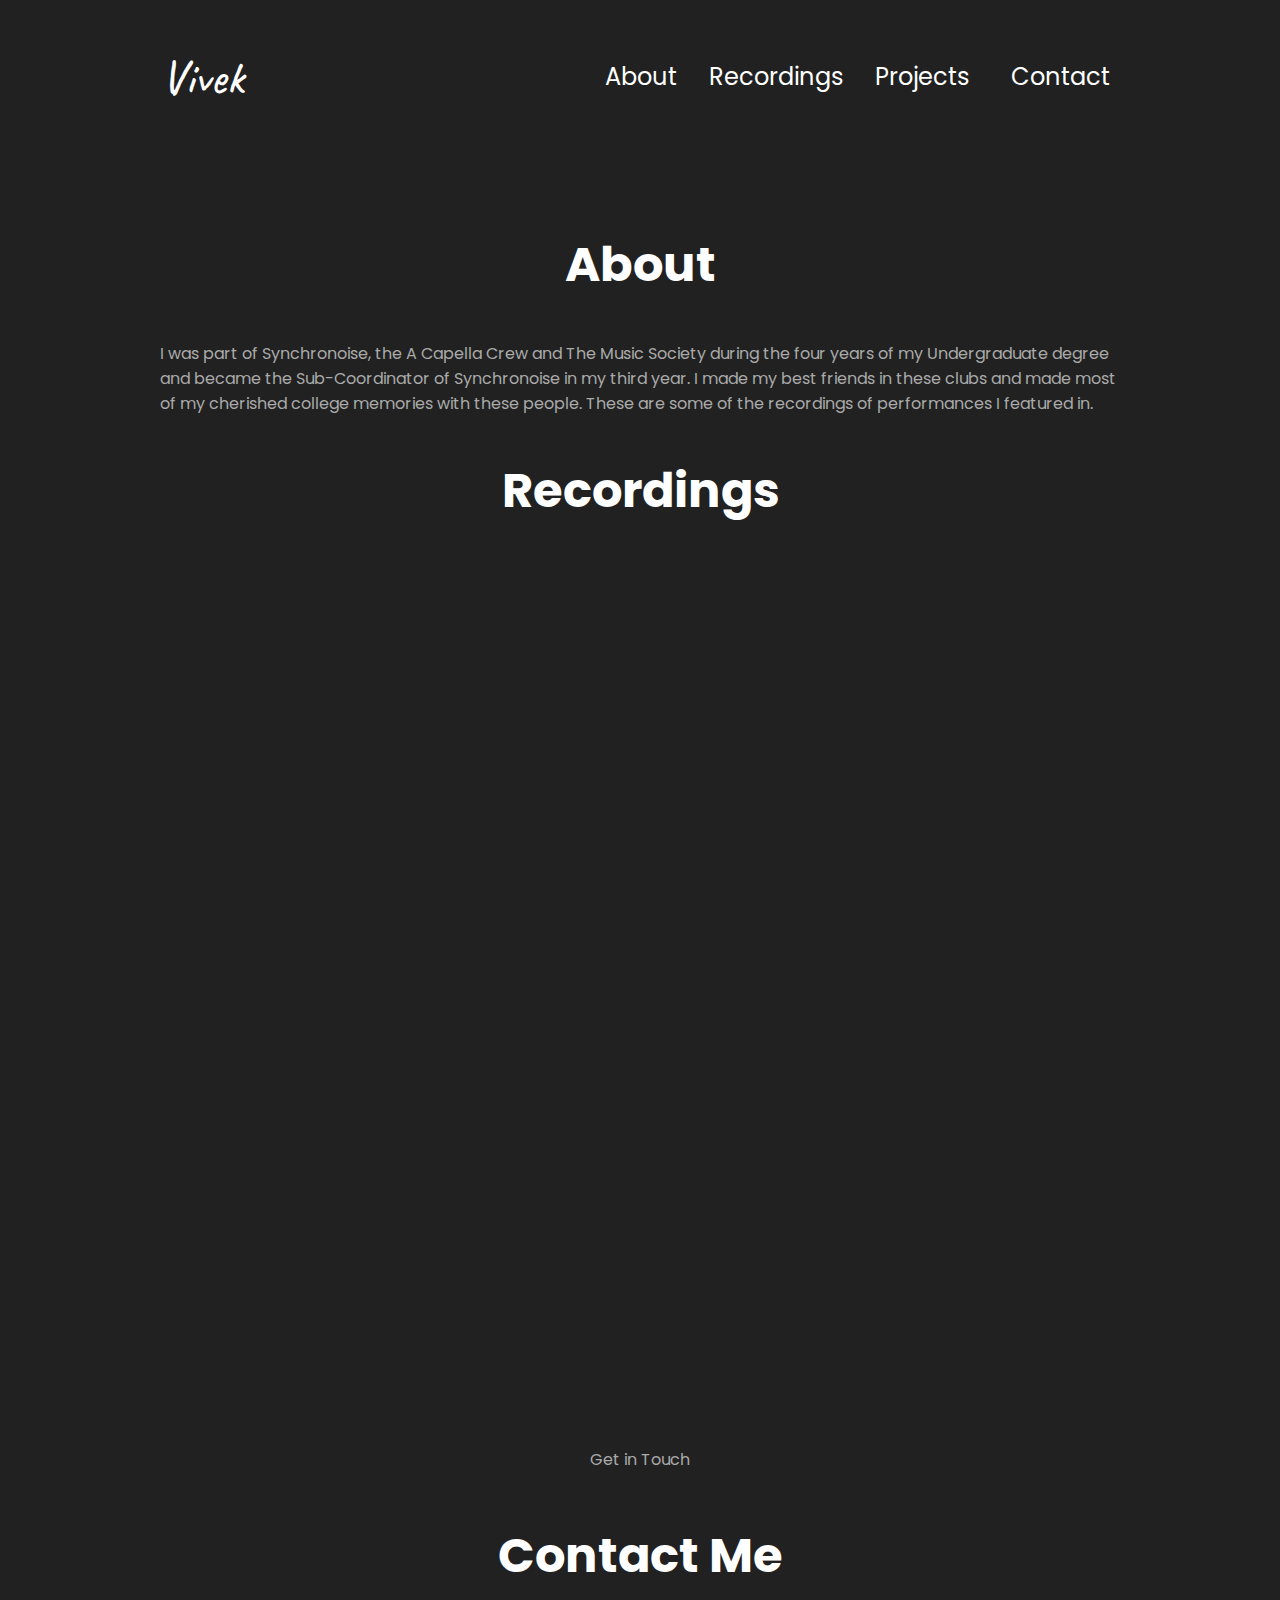
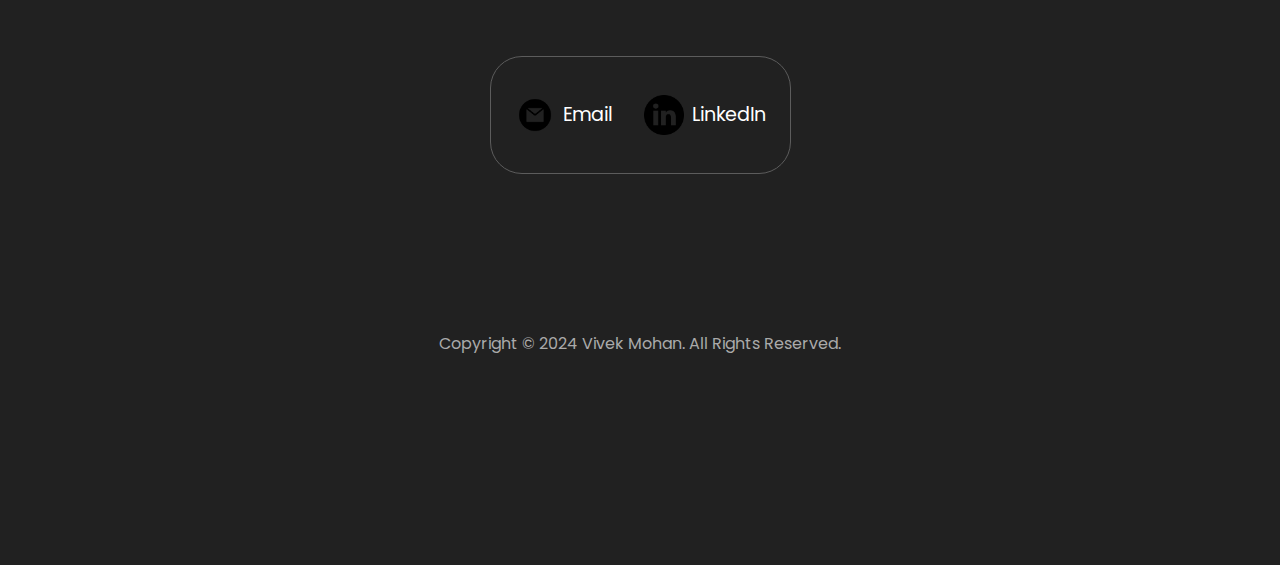
<file: synchro.html>
<!DOCTYPE html>
<html lang="en">

<head>
    <meta charset="UTF-8">
    <meta name="viewport" content="width=device-width, initial-scale=1.0">
    <title>Synchronoise Recordings</title>
    <link href="https://fonts.googleapis.com/css2?family=Poppins:wght@300;400;500;600&display=swap" rel="stylesheet">
    <link href="https://fonts.googleapis.com/css2?family=Caveat:wght@500&display=swap" rel="stylesheet">
    <style>
        /* GENERAL */

        :root {
            --primary-color: black;
            --primary-color-2: rgb(39, 39, 39);
            --primary-color-3: rgb(74, 74, 74);
            --background-color: rgb(33, 33, 33);
            --secondary-color: white;
            --secondary-color-2: rgb(170, 170, 170);
            --button-background: rgb(202, 202, 202);
            --button-text-hover: lightgrey;
            --button-border: rgb(202, 202, 202) 0.1rem solid;
            --button-border-2: rgb(0, 0, 0) 0.1rem solid;
            --container-border: rgb(92, 92, 92);
        }

        body {
            font-family: "Poppins", sans-serif;
            background-color: var(--background-color);
            margin: 0;
            padding: 0;
        }

        html {
            scroll-behavior: smooth;
        }

        h1, h2, h3 {
            color: var(--secondary-color);
        }

        p {
            font-size: medium;
            color: var(--secondary-color-2);
        }

        /* DESKTOP NAV */

        nav,
        .nav-links {
        display: flex;
        align-items: center;
        }

        nav {
        justify-content: space-around;
        height: 17vh;
        }

        .nav-links {
        gap: 2rem;
        list-style: none;
        font-size: 1.5rem;
        }

        nav li:last-child {
        width: max-content;
        display: flex;
        margin: auto;
        padding: 10px;
        }

        a {
        color: var(--secondary-color);
        text-decoration: none;
        text-decoration-color: var(--primary-color);
        }

        a:hover {
        text-decoration: underline;
        text-underline-offset: 1rem;
        text-decoration-color: var(--secondary-color);
        }

        nav a:hover {
        color: var(--secondary-color);
        text-decoration-color: var(--secondary-color);
        }

        .logo {
        font-family: "Caveat", cursive;
        font-optical-sizing: auto;
        font-weight: 500;
        font-style: normal;
        font-size: 48px;
        color: var(--secondary-color);
        }

        .logo:hover {
        cursor: default;
        }

        /* HAMBURGER MENU */

        #hamburger-nav {
        display: none;
        }

        .hamburger-menu {
        position: relative;
        display: inline-block;
        }

        .hamburger-icon {
        display: flex;
        flex-direction: column;
        justify-content: space-between;
        height: 24px;
        width: 30px;
        cursor: pointer;
        }

        .hamburger-icon span {
        width: 100%;
        height: 2px;
        background-color: var(--secondary-color);
        transition: all 0.3 ease-in-out;
        }

        .menu-links {
        position: absolute;
        top: 100%;
        right: 0;
        background-color: var(--primary-color);
        width: fit-content;
        max-height: 0;
        overflow: hidden;
        transition: all 0.3 ease-in-out;
        }

        .menu-links a {
        display: block;
        padding: 10px;
        text-align: center;
        font-size: 1.5rem;
        color: var(--secondary-color);
        text-decoration: none;
        transition: all 0.3 ease-in-out;
        }

        .menu-links li {
        list-style: none;
        }

        .menu-links.open {
        max-height: 300px;
        }

        .hamburger-icon.open span:first-child {
        transform: rotate(45deg) translate(10px, 5px);
        }

        .hamburger-icon.open span:nth-child(2) {
        opacity: 0;
        }

        .hamburger-icon.open span:last-child {
        transform: rotate(-45deg) translate(10px, -5px);
        }

        .hamburger-icon span:first-child {
        transform: none;
        }

        .hamburger-icon span:first-child {
        opacity: 1;
        }

        .hamburger-icon span:first-child {
        transform: none;
        }


        section {
            padding-top: 4vh;
            margin: 0 10rem;
            box-sizing: border-box;
        }

        .title {
            color: var(--secondary-color);
            font-size: 3rem;
            text-align: center;
        }

        .recording {
            margin-bottom: 2rem;
        }

        .btn {
            font-weight: 600;
            padding: 1rem;
            width: 8rem;
            border-radius: 2rem;
            border: var(--button-border);
            color: var(--secondary-color-2);
            background: none;
            transition: all 300ms ease;
        }

        .btn:hover {
            cursor: pointer;
            background: var(--button-background);
            color: var(--primary-color);
        }

        footer {
            height: 26vh;
            margin: 0 1rem;
        }

        footer p {
            text-align: center;
        }

        /* CONTACT */

        #contact {
        display: flex;
        justify-content: center;
        flex-direction: column;
        height: 70vh;
        }

        .contact-info-upper-container {
        display: flex;
        justify-content: center;
        border-radius: 2rem;
        border: var(--button-border);
        border-color: var(--container-border);
        background: var(--background-color);
        margin: 2rem auto;
        padding: 0.5rem;
        }

        .contact-info-container {
        display: flex;
        align-items: center;
        justify-content: center;
        gap: 0.5rem;
        margin: 1rem;
        }

        .contact-info-container p {
        font-size: larger;
        }

        .contact-icon {
        cursor: default;
        }

        .email-icon {
        height: 2.5rem;
        }

        .linkedin-icon {
        height: 2.5rem;
        }

        .section__text__p1 {
            text-align: center;
        }

        .article-container {
            display: flex;
            flex-wrap: wrap;
            flex-direction: row;
            row-gap: 10px;
            column-gap: 40px;
            justify-content: space-around;
            align-items: flex-start;
        }
        
    </style>
</head>

<body>
    <header>
        <nav id="desktop-nav">
            <div class="logo">Vivek</div>
            <div>
              <ul class="nav-links">
                <li><a href="#about">About</a></li>
                <li><a href="#recordings">Recordings</a></li>
                <li><a href="#projects">Projects</a></li>
                <li><a href="#contact">Contact</a></li>
              </ul>
            </div>
          </nav>
          <nav id="hamburger-nav">
            <div class="logo">Vivek</div>
            <div class="hamburger-menu">
              <div class="hamburger-icon" onclick="toggleMenu()">
                <span></span>
                <span></span>
                <span></span>
              </div>
              <div class="menu-links">
                <li><a href="#about" onclick="toggleMenu()">About</a></li>
                <li><a href="#recordings" onclick="toggleMenu()">Recordings</a></li>
                <li><a href="#projects" onclick="toggleMenu()">Projects</a></li>
                <li><a href="#contact" onclick="toggleMenu()">Contact</a></li>
              </div>
            </div>
          </nav>
    </header>

    <main>
        <section id="about">
            <h2 class="title">About</h2>
            <p>I was part of Synchronoise, the A Capella Crew and The Music Society during the four years of my Undergraduate degree and became the Sub-Coordinator of Synchronoise in my third year. I made my best friends in these clubs
                and made most of my cherished college memories with these people. These are some of the recordings of performances I featured in.
            </p>
        </section>

        <h2 class="title">Recordings</h2>
        <section id="recordings" class="article-container">
            <div class= "video-embed" style="position:relative;padding-bottom:35%;height:0;overflow:hidden">
                <iframe width="560" height="315" src="https://www.youtube.com/embed/bPzn7h5-giM?si=M_rm6Ge9FqCEf6T4" title="YouTube video player" frameborder="0" allow="accelerometer; autoplay; clipboard-write; encrypted-media; gyroscope; picture-in-picture; web-share" referrerpolicy="strict-origin-when-cross-origin" allowfullscreen></iframe>
            </div>
            <div style="position:relative;padding-bottom:35%;height:0;overflow:hidden">
                <iframe width="560" height="315" src="https://www.youtube.com/embed/A3RzFYC68DE?si=5Vpf0f0-z-_6dvCy" title="YouTube video player" frameborder="0" allow="accelerometer; autoplay; clipboard-write; encrypted-media; gyroscope; picture-in-picture; web-share" referrerpolicy="strict-origin-when-cross-origin" allowfullscreen></iframe>
            </div>
            <!-- Add more recordings as needed -->
        </section>

    </section>
    <section id="contact">
      <p class="section__text__p1">Get in Touch</p>
      <h1 class="title">Contact Me</h1>
      <div class="contact-info-upper-container">
        <div class="contact-info-container">
          <img
            src="./assets/email_light.png"
            src-light="./assets/email_light.png"
            src-dark="./assets/email_dark.png"
            alt="Email icon"
            class="icon contact-icon email-icon"
          />
          <p><a href="mailto:vivek-mohan@outlook.com">Email</a></p>
        </div>
        <div class="contact-info-container">
          <img
            src="./assets/linkedin_light.png"
            src-light="./assets/linkedin_light.png"
            src-dark="./assets/linkedin_dark.png"
            alt="My LinkedIn profile"
            class="icon linkedin-icon"
            onclick="location.href='https://www.linkedin.com/in/vvk-mhn/'"
          />
          <p><a href="https://www.linkedin.com/in/vvk-mhn/">LinkedIn</a></p>
        </div>
      </div>
    </section>
    </main>

    <footer>
        <p>Copyright &#169; 2024 Vivek Mohan. All Rights Reserved.</p>
    </footer>
    <script src="script.js"></script>
</body>

</html>
</file>
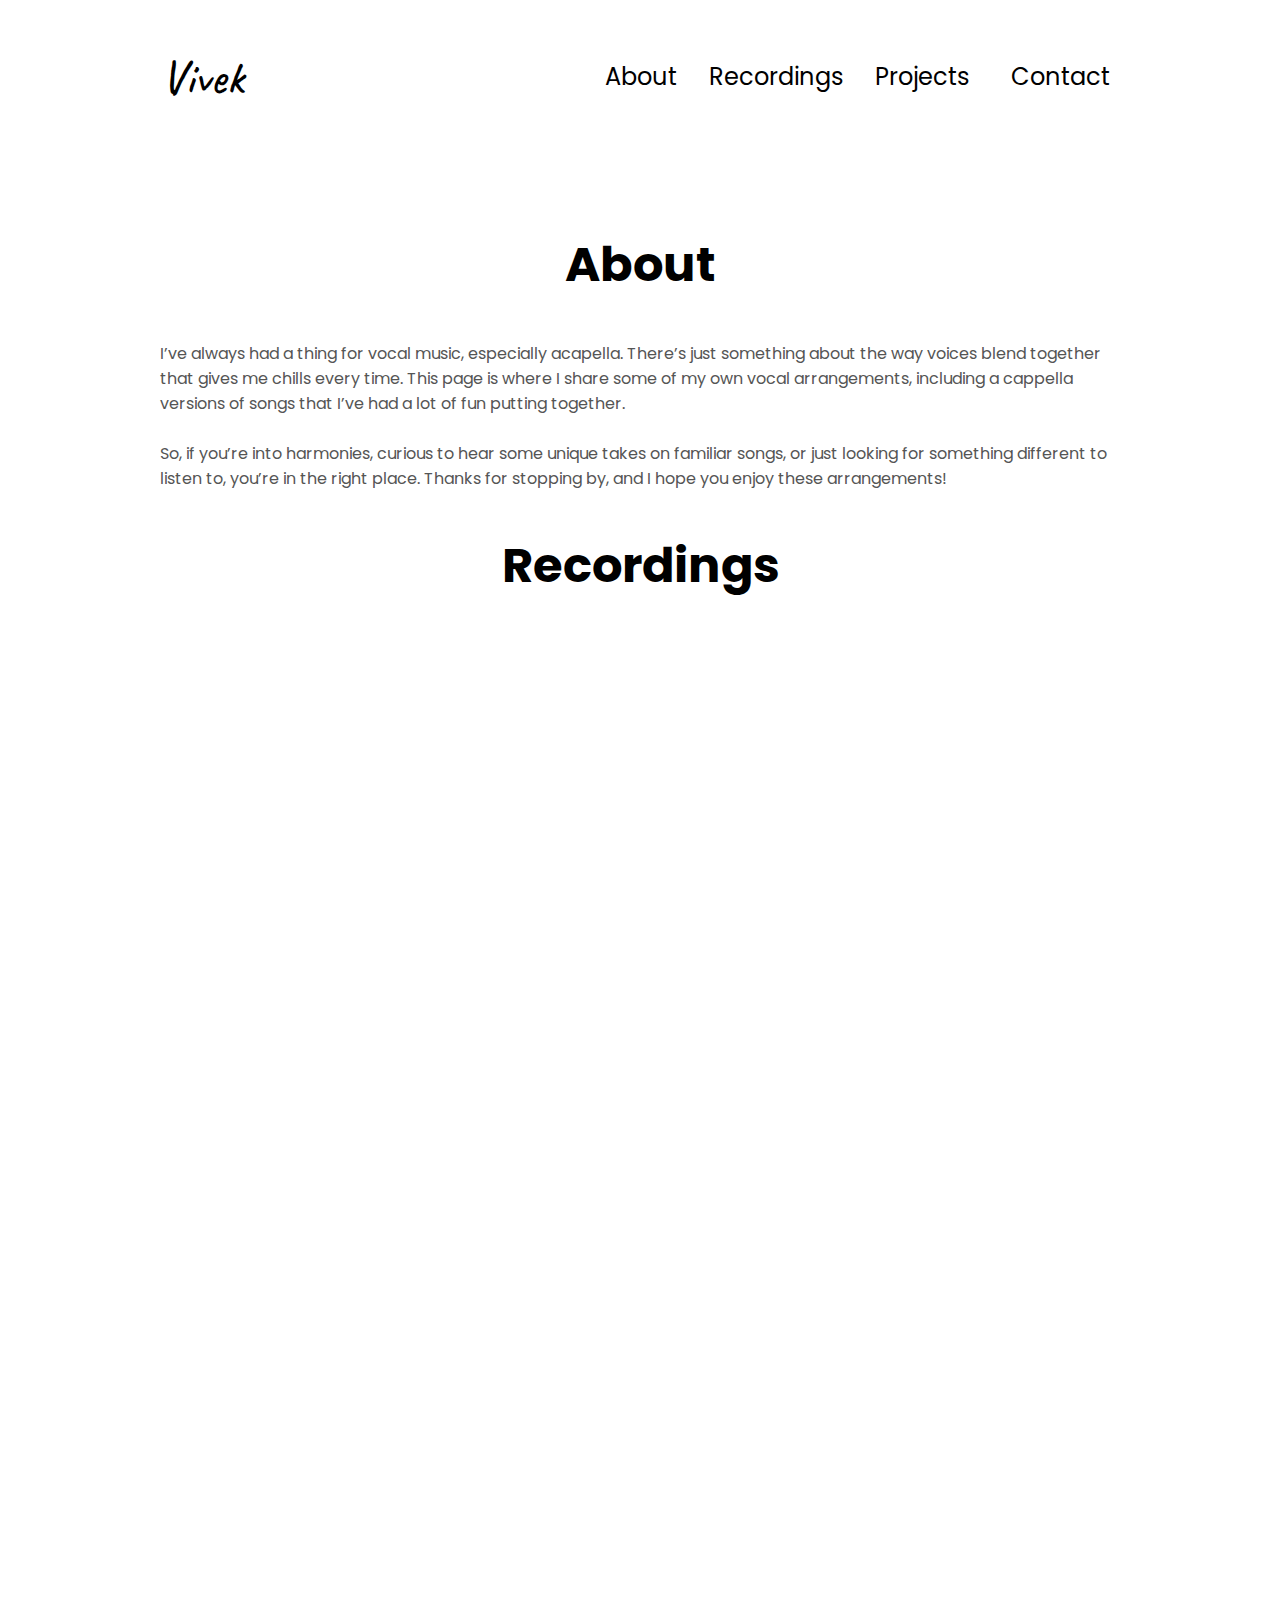
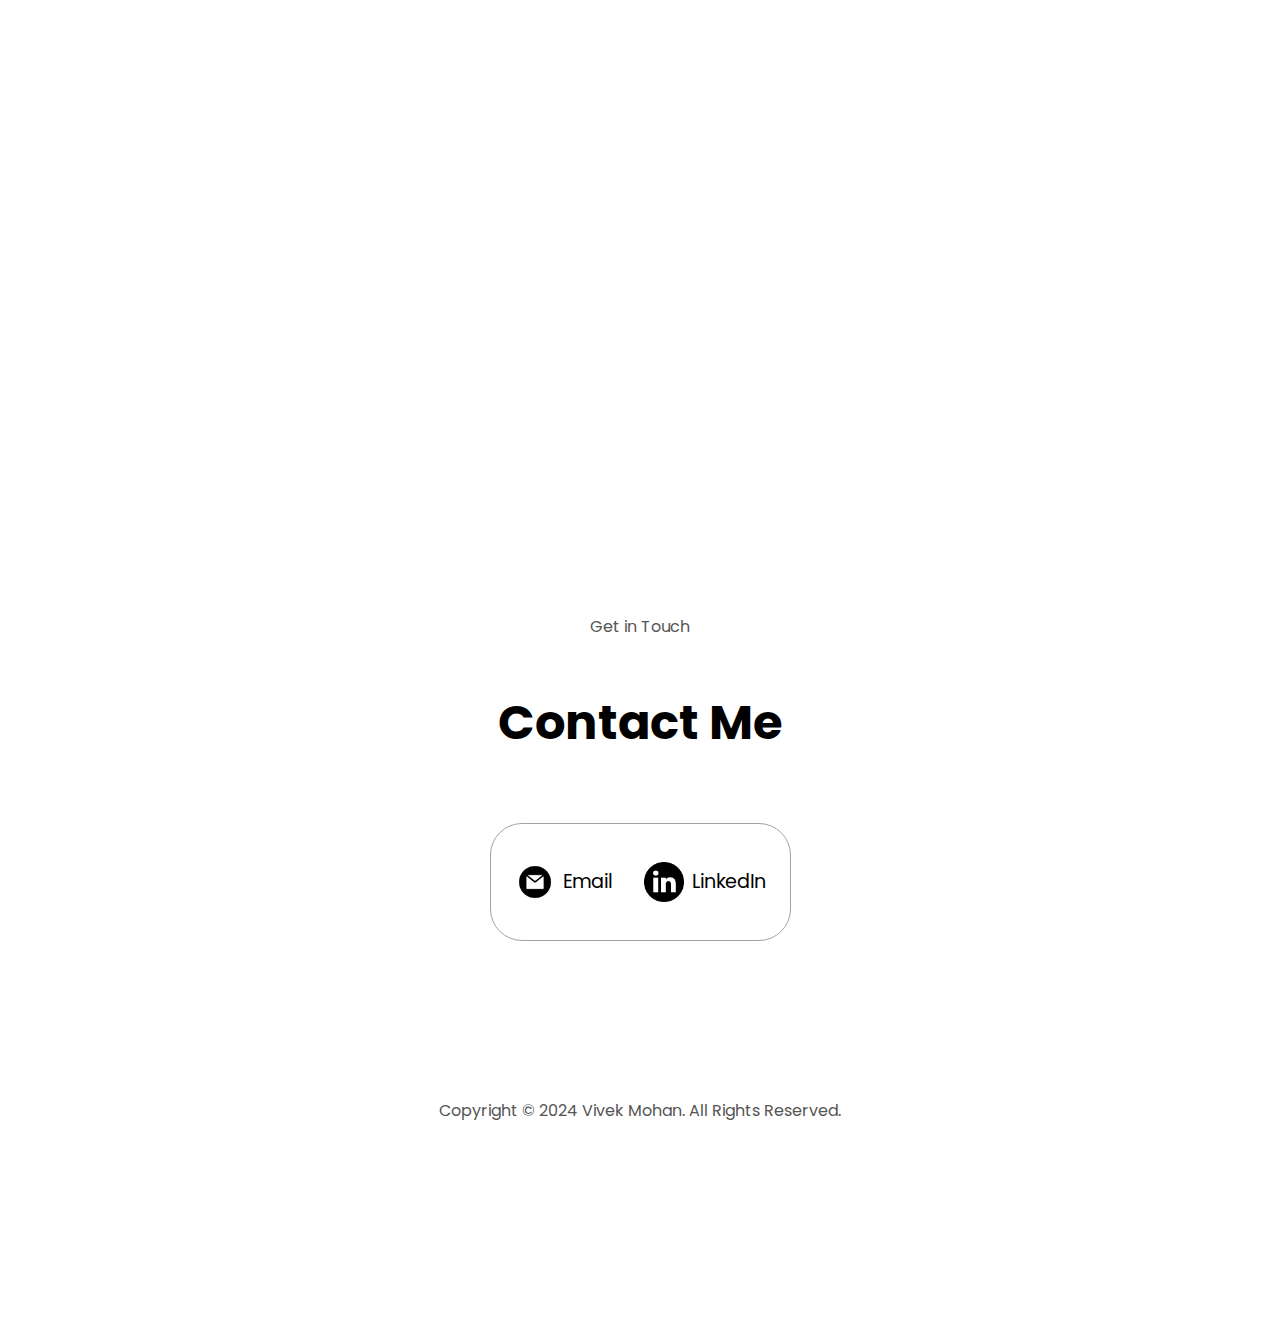
<file: vocals.html>
<!DOCTYPE html>
<html lang="en">

<head>
    <meta charset="UTF-8">
    <meta name="viewport" content="width=device-width, initial-scale=1.0">
    <title>Vocal Recordings</title>
    <link href="https://fonts.googleapis.com/css2?family=Poppins:wght@300;400;500;600&display=swap" rel="stylesheet">
    <link href="https://fonts.googleapis.com/css2?family=Caveat:wght@500&display=swap" rel="stylesheet">
    <link rel="stylesheet" href="mediaqueries.css" />
    <style>
        /* GENERAL */

        /* Default Light Mode */
        :root {
        --primary-color: white;
        --primary-color-2: rgb(250, 250, 250);
        --primary-color-3: rgb(181, 181, 181);
        --background-color: rgb(255, 255, 255);
        --secondary-color: black;
        --secondary-color-2: rgb(85, 85, 85);
        --button-background: rgb(53, 53, 53);
        --button-text-hover: grey;
        --button-border: rgb(53, 53, 53) 0.1rem solid;
        --button-border-2: rgb(255, 255, 255) 0.1rem solid;
        --container-border: rgb(163, 163, 163);
        }

        /* Dark Mode */
        [theme="dark"] {
        --primary-color: black;
        --primary-color-2: rgb(39, 39, 39);
        --primary-color-3: rgb(74, 74, 74);
        --background-color: rgb(33, 33, 33);
        --secondary-color: white;
        --secondary-color-2: rgb(170, 170, 170);
        --button-background: rgb(202, 202, 202);
        --button-text-hover: lightgrey;
        --button-border: rgb(202, 202, 202) 0.1rem solid;
        --button-border-2: rgb(0, 0, 0) 0.1rem solid;
        --container-border: rgb(92, 92, 92);
        }

        body {
            font-family: "Poppins", sans-serif;
            background-color: var(--background-color);
            margin: 0;
            padding: 0;
        }

        html {
            scroll-behavior: smooth;
        }

        h1, h2, h3 {
            color: var(--secondary-color);
        }

        p {
            font-size: medium;
            color: var(--secondary-color-2);
        }

        /* DESKTOP NAV */

        nav,
        .nav-links {
        display: flex;
        align-items: center;
        }

        nav {
        justify-content: space-around;
        height: 17vh;
        }

        .nav-links {
        gap: 2rem;
        list-style: none;
        font-size: 1.5rem;
        }

        nav li:last-child {
        width: max-content;
        display: flex;
        margin: auto;
        padding: 10px;
        }

        a {
        color: var(--secondary-color);
        text-decoration: none;
        text-decoration-color: var(--primary-color);
        }

        a:hover {
        text-decoration: underline;
        text-underline-offset: 1rem;
        text-decoration-color: var(--secondary-color);
        }

        nav a:hover {
        color: var(--secondary-color);
        text-decoration-color: var(--secondary-color);
        }

        .logo {
        font-family: "Caveat", cursive;
        font-optical-sizing: auto;
        font-weight: 500;
        font-style: normal;
        font-size: 48px;
        color: var(--secondary-color);
        }

        .logo:hover {
        cursor: default;
        }

        /* HAMBURGER MENU */

        #hamburger-nav {
        display: none;
        }

        .hamburger-menu {
        position: relative;
        display: inline-block;
        }

        .hamburger-icon {
        display: flex;
        flex-direction: column;
        justify-content: space-between;
        height: 24px;
        width: 30px;
        cursor: pointer;
        }

        .hamburger-icon span {
        width: 100%;
        height: 2px;
        background-color: var(--secondary-color);
        transition: all 0.3 ease-in-out;
        }

        .menu-links {
        position: absolute;
        top: 100%;
        right: 0;
        background-color: var(--primary-color);
        width: fit-content;
        max-height: 0;
        overflow: hidden;
        transition: all 0.3 ease-in-out;
        }

        .menu-links a {
        display: block;
        padding: 10px;
        text-align: center;
        font-size: 1.5rem;
        color: var(--secondary-color);
        text-decoration: none;
        transition: all 0.3 ease-in-out;
        }

        .menu-links li {
        list-style: none;
        }

        .menu-links.open {
        max-height: 300px;
        }

        .hamburger-icon.open span:first-child {
        transform: rotate(45deg) translate(10px, 5px);
        }

        .hamburger-icon.open span:nth-child(2) {
        opacity: 0;
        }

        .hamburger-icon.open span:last-child {
        transform: rotate(-45deg) translate(10px, -5px);
        }

        .hamburger-icon span:first-child {
        transform: none;
        }

        .hamburger-icon span:first-child {
        opacity: 1;
        }

        .hamburger-icon span:first-child {
        transform: none;
        }


        section {
            padding-top: 4vh;
            margin: 0 10rem;
            box-sizing: border-box;
        }

        .title {
            color: var(--secondary-color);
            font-size: 3rem;
            text-align: center;
        }

        .recording {
            margin-bottom: 2rem;
        }

        .btn {
            font-weight: 600;
            padding: 1rem;
            width: 8rem;
            border-radius: 2rem;
            border: var(--button-border);
            color: var(--secondary-color-2);
            background: none;
            transition: all 300ms ease;
        }

        .btn:hover {
            cursor: pointer;
            background: var(--button-background);
            color: var(--primary-color);
        }

        footer {
            height: 26vh;
            margin: 0 1rem;
        }

        footer p {
            text-align: center;
        }

        /* CONTACT */

        #contact {
        display: flex;
        justify-content: center;
        flex-direction: column;
        height: 70vh;
        }

        .contact-info-upper-container {
        display: flex;
        justify-content: center;
        border-radius: 2rem;
        border: var(--button-border);
        border-color: var(--container-border);
        background: var(--background-color);
        margin: 2rem auto;
        padding: 0.5rem;
        }

        .contact-info-container {
        display: flex;
        align-items: center;
        justify-content: center;
        gap: 0.5rem;
        margin: 1rem;
        }

        .contact-info-container p {
        font-size: larger;
        }

        .contact-icon {
        cursor: default;
        }

        .email-icon {
        height: 2.5rem;
        }

        .linkedin-icon {
        height: 2.5rem;
        }

        .section__text__p1 {
            text-align: center;
        }

        .article-container {
            display: flex;
            flex-wrap: wrap;
            flex-direction: row;
            row-gap: 10px;
            column-gap: 40px;
            justify-content: space-around;
            align-items: flex-start;
        }
        
    </style>
</head>

<body>
    <header>
        <nav id="desktop-nav">
            <div class="logo">Vivek</div>
            <div>
              <ul class="nav-links">
                <li><a href="#about">About</a></li>
                <li><a href="#recordings">Recordings</a></li>
                <li><a href="https://vvk-mhn.com/#projects">Projects</a></li>
                <li><a href="#contact">Contact</a></li>
              </ul>
            </div>
          </nav>
          <nav id="hamburger-nav">
            <div class="logo">Vivek</div>
            <div class="hamburger-menu">
              <div class="hamburger-icon" onclick="toggleMenu()">
                <span></span>
                <span></span>
                <span></span>
              </div>
              <div class="menu-links">
                <li><a href="#about" onclick="toggleMenu()">About</a></li>
                <li><a href="#recordings" onclick="toggleMenu()">Recordings</a></li>
                <li><a href="#projects" onclick="toggleMenu()">Projects</a></li>
                <li><a href="#contact" onclick="toggleMenu()">Contact</a></li>
              </div>
            </div>
          </nav>
    </header>

    <main>
        <section id="about">
            <h2 class="title">About</h2>
            <p>I’ve always had a thing for vocal music, especially acapella. There’s just something about the way voices blend together that gives me chills every time. This page is where I share some of my own vocal arrangements, including a cappella versions of songs that I’ve had a lot of fun putting together. <br><br>
                So, if you’re into harmonies, curious to hear some unique takes on familiar songs, or just looking for something different to listen to, you’re in the right place. Thanks for stopping by, and I hope you enjoy these arrangements! 
            </p>
        </section>

        <h2 class="title">Recordings</h2>
        <section id="recordings" class="article-container">
            <div class= "video-embed" style="position:relative;padding-bottom:35%;height:0;overflow:hidden">
                <iframe width="560" height="315" src="https://www.youtube.com/embed/iR5RChPdVxw?si=QmbgJwroxteoGs7g" title="YouTube video player" frameborder="0" allow="accelerometer; autoplay; clipboard-write; encrypted-media; gyroscope; picture-in-picture; web-share" referrerpolicy="strict-origin-when-cross-origin" allowfullscreen></iframe>
            </div>
            <div style="position:relative;padding-bottom:35%;height:0;overflow:hidden">
                <iframe width="560" height="315" src="https://www.youtube.com/embed/_iBc3FZzhx0?si=EFjR2OIZaCYlSxzp" title="YouTube video player" frameborder="0" allow="accelerometer; autoplay; clipboard-write; encrypted-media; gyroscope; picture-in-picture; web-share" referrerpolicy="strict-origin-when-cross-origin" allowfullscreen></iframe>
            </div>
            <div style="position:relative;padding-bottom:35%;height:0;overflow:hidden">
                <iframe width="560" height="315" src="https://www.youtube.com/embed/UWD4y2rdXFc?si=YnagAdp2NNIx_nou" title="YouTube video player" frameborder="0" allow="accelerometer; autoplay; clipboard-write; encrypted-media; gyroscope; picture-in-picture; web-share" referrerpolicy="strict-origin-when-cross-origin" allowfullscreen></iframe>
            </div>
            <div style="position:relative;padding-bottom:35%;height:0;overflow:hidden">
                <iframe width="560" height="315" src="https://www.youtube.com/embed/PqdNFftehgQ?si=Ye1ujcMkuZKQUej0" title="YouTube video player" frameborder="0" allow="accelerometer; autoplay; clipboard-write; encrypted-media; gyroscope; picture-in-picture; web-share" referrerpolicy="strict-origin-when-cross-origin" allowfullscreen></iframe>
            </div>
            <!-- Add more recordings as needed -->
        </section>

    </section>
    <section id="contact">
      <p class="section__text__p1">Get in Touch</p>
      <h1 class="title">Contact Me</h1>
      <div class="contact-info-upper-container">
        <div class="contact-info-container">
          <img
            src="./assets/email_light.png"
            src-light="./assets/email_light.png"
            src-dark="./assets/email_dark.png"
            alt="Email icon"
            class="icon contact-icon email-icon"
          />
          <p><a href="mailto:vivek-mohan@outlook.com">Email</a></p>
        </div>
        <div class="contact-info-container">
          <img
            src="./assets/linkedin_light.png"
            src-light="./assets/linkedin_light.png"
            src-dark="./assets/linkedin_dark.png"
            alt="My LinkedIn profile"
            class="icon linkedin-icon"
            onclick="location.href='https://www.linkedin.com/in/vvk-mhn/'"
          />
          <p><a href="https://www.linkedin.com/in/vvk-mhn/">LinkedIn</a></p>
        </div>
      </div>
    </section>
    </main>

    <footer>
        <p>Copyright &#169; 2024 Vivek Mohan. All Rights Reserved.</p>
    </footer>
    <script src="script.js"></script>
</body>

</html>
</file>
<file: style.css>
/* GENERAL */

@import url("https://fonts.googleapis.com/css2?family=Poppins:wght@300;400;500;600&display=swap");
@import url('https://fonts.googleapis.com/css2?family=Caveat:wght@500&display=swap');


/* Default Light Mode */
:root {
  --primary-color: white;
  --primary-color-2: rgb(250, 250, 250);
  --primary-color-3: rgb(181, 181, 181);
  --background-color: rgb(255, 255, 255);
  --secondary-color: black;
  --secondary-color-2: rgb(85, 85, 85);
  --button-background: rgb(53, 53, 53);
  --button-text-hover: grey;
  --button-border: rgb(53, 53, 53) 0.1rem solid;
  --button-border-2: rgb(255, 255, 255) 0.1rem solid;
  --container-border: rgb(163, 163, 163);
}

/* Dark Mode */
[theme="dark"] {
  --primary-color: black;
  --primary-color-2: rgb(39, 39, 39);
  --primary-color-3: rgb(74, 74, 74);
  --background-color: rgb(33, 33, 33);
  --secondary-color: white;
  --secondary-color-2: rgb(170, 170, 170);
  --button-background: rgb(202, 202, 202);
  --button-text-hover: lightgrey;
  --button-border: rgb(202, 202, 202) 0.1rem solid;
  --button-border-2: rgb(0, 0, 0) 0.1rem solid;
  --container-border: rgb(92, 92, 92);
}

* {
  margin: 0;
  padding: 0;
}

h3 {
  color: var(--secondary-color);
}

body {
  font-family: "Poppins", sans-serif;
  background-color: var(--background-color);
}

html {
  scroll-behavior: smooth;
}

p {
  color: var(--secondary-color-2);
}

/* TRANSITION */

a,
.btn {
  transition: all 300ms ease;
}

/* DESKTOP NAV */

nav,
.nav-links {
  display: flex;
  align-items: center;
}

nav {
  justify-content: space-around;
  height: 17vh;
}

.nav-links {
  gap: 2rem;
  list-style: none;
  font-size: 1.5rem;
}

nav li:last-child {
  width: max-content;
  display: flex;
  margin: auto;
  padding: 10px;
}

a {
  color: var(--secondary-color);
  text-decoration: none;
  text-decoration-color: var(--primary-color);
}

a:hover {
  text-decoration: underline;
  text-underline-offset: 1rem;
  text-decoration-color: var(--secondary-color);
}

nav a:hover {
  color: var(--secondary-color);
  text-decoration-color: var(--secondary-color);
}

.logo {
  font-family: "Caveat", cursive;
  font-optical-sizing: auto;
  font-weight: 500;
  font-style: normal;
  font-size: 48px;
  color: var(--secondary-color);
}

.logo:hover {
  cursor: default;
}

/* HAMBURGER MENU */

#hamburger-nav {
  display: none;
}

.hamburger-menu {
  position: relative;
  display: inline-block;
}

.hamburger-icon {
  display: flex;
  flex-direction: column;
  justify-content: space-between;
  height: 24px;
  width: 30px;
  cursor: pointer;
}

.hamburger-icon span {
  width: 100%;
  height: 2px;
  background-color: var(--secondary-color);
  transition: all 0.3 ease-in-out;
}

.menu-links {
  position: absolute;
  top: 100%;
  right: 0;
  background-color: var(--primary-color);
  width: fit-content;
  max-height: 0;
  overflow: hidden;
  transition: all 0.3 ease-in-out;
}

.menu-links a {
  display: block;
  padding: 10px;
  text-align: center;
  font-size: 1.5rem;
  color: var(--secondary-color);
  text-decoration: none;
  transition: all 0.3 ease-in-out;
}

.menu-links li {
  list-style: none;
}

.menu-links.open {
  max-height: 300px;
}

.hamburger-icon.open span:first-child {
  transform: rotate(45deg) translate(10px, 5px);
}

.hamburger-icon.open span:nth-child(2) {
  opacity: 0;
}

.hamburger-icon.open span:last-child {
  transform: rotate(-45deg) translate(10px, -5px);
}

.hamburger-icon span:first-child {
  transform: none;
}

.hamburger-icon span:first-child {
  opacity: 1;
}

.hamburger-icon span:first-child {
  transform: none;
}

/* SECTIONS */

section {
  padding-top: 4vh;
  height: 96vh;
  margin: 0 10rem;
  box-sizing: border-box;
  min-height: fit-content;
}

.section-container {
  display: flex;
}

/* PROFILE SECTION */

#profile {
  display: flex;
  justify-content: center;
  gap: 5rem;
  height: 80vh;
}

.section__pic-container {
  display: flex;
  height: 400px;
  width: 400px;
  margin: auto 0;
}

.section__text {
  align-self: center;
  text-align: center;
}

.section__text p {
  font-weight: 600;
}

.section__text__p1 {
  text-align: center;
}

.section__text__p2 {
  font-size: 1.75rem;
  margin-bottom: 1rem;
}

.title {
  color: var(--secondary-color);
  font-size: 3rem;
  text-align: center;
}

#socials-container {
  display: flex;
  justify-content: center;
  margin-top: 1rem;
  gap: 1rem;
}

/* ICONS */

.icon {
  cursor: pointer;
  height: 2rem;
}

/* BUTTONS */

.btn-container {
  display: flex;
  justify-content: center;
  gap: 1rem;
}

.btn {
  font-weight: 600;
  transition: all 300ms ease;
  padding: 1rem;
  width: 8rem;
  border-radius: 2rem;
}

.btn-color-1,
.btn-color-2 {
  border: var(--button-border);
  color: var(--secondary-color-2);
}

.btn-color-1:hover,
.btn-color-2:hover {
  cursor: pointer;
}

.btn-color-1,
.btn-color-2:hover {
  background: var(--button-background);
  color: var(--primary-color);
}

.btn-color-1:hover {
  background: var(--secondary-color);
}

.btn-color-2 {
  background: none;
}

.btn-color-2:hover {
  border: var(--button-border);
  background: var(--secondary-color);
}

.btn-container {
  gap: 1rem;
}

/* ABOUT SECTION */

#about {
  position: relative;
}

.about-containers {
  gap: 2rem;
  margin-bottom: 2rem;
  margin-top: 2rem;
}

.about-details-container {
  justify-content: center;
  flex-direction: column;
}

.about-containers,
.about-details-container {
  display: flex;
}

.about-pic {
  border-radius: 2rem;
}

.arrow {
  position: absolute;
  right: -5rem;
  bottom: 2.5rem;
}

.details-container {
  padding: 1.5rem;
  flex: 1;
  background: var(--primary-color-2);
  border-radius: 2rem;
  border: var(--button-border);
  border-color: var(--container-border);
  text-align: center;
}

.section-container {
  gap: 4rem;
  height: 80%;
}

.section__pic-container {
  height: 400px;
  width: 400px;
  margin: auto 0;
}

/* EXPERIENCE SECTION */

#experience {
  position: relative;
}

.experience-sub-title {
  color: var(--secondary-color);
  font-weight: 600;
  font-size: 1.75rem;
  margin-bottom: 2rem;
}

.experience-details-container {
  display: flex;
  justify-content: center;
  flex-direction: column;
}

.article-container {
  display: flex;
  text-align: initial;
  flex-wrap: wrap;
  flex-direction: row;
  gap: 2.5rem;
  justify-content: space-around;
}

article {
  display: flex;
  width: 10rem;
  justify-content: space-around;
  gap: 0.5rem;
}

article .icon {
  cursor: default;
}

/* PROJECTS SECTION */

#projects {
  position: relative;
}

.color-container {
  border-color: var(--container-border);
  background: var(--primary-color-2);
}

.project-img {
  border-radius: 2rem;
  width: 90%;
  height: 90%;
}

.project-title {
  margin: 1rem;
  color: var(--secondary-color);
}

.project-btn {
  color: var(--secondary-color);
  border-color: var(--container-border);
}

/* CONTACT */

#contact {
  display: flex;
  justify-content: center;
  flex-direction: column;
  height: 70vh;
}

.contact-info-upper-container {
  display: flex;
  justify-content: center;
  border-radius: 2rem;
  border: var(--button-border);
  border-color: var(--container-border);
  background: var(--background-color);
  margin: 2rem auto;
  padding: 0.5rem;
}

.contact-info-container {
  display: flex;
  align-items: center;
  justify-content: center;
  gap: 0.5rem;
  margin: 1rem;
}

.contact-info-container p {
  font-size: larger;
}

.contact-icon {
  cursor: default;
}

.email-icon {
  height: 2.5rem;
}

/* FOOTER SECTION */

footer {
  height: 26vh;
  margin: 0 1rem;
}

footer p {
  text-align: center;
}
</file>
<file: mediaqueries.css>
@media screen and (max-width: 1400px) {
  #profile {
    height: 83vh;
    margin-bottom: 6rem;
  }
  .about-containers {
    flex-wrap: wrap;
  }
}

@media screen and (max-width: 1200px) {
  #desktop-nav {
    display: none;
  }
  #hamburger-nav {
    display: flex;
  }
  #experience,
  .experience-details-container {
    margin-top: 2rem;
  }
  #profile,
  .section-container {
    display: block;
  }
  .arrow {
    display: none;
  }
  section,
  .section-container {
    height: fit-content;
  }
  section {
    margin: 0 5%;
  }
  .section__pic-container {
    width: 275px;
    height: 275px;
    margin: 0 auto 2rem;
  }
  .about-containers {
    margin-top: 0;
  }
}

@media screen and (max-width: 600px) {
  #contact,
  footer {
    height: 40vh;
  }
  #profile {
    height: 83vh;
    margin-bottom: 0;
  }
  article {
    font-size: 1rem;
  }
  footer nav {
    height: fit-content;
    margin-bottom: 2rem;
  }
  .about-containers,
  .contact-info-upper-container,
  .btn-container {
    flex-wrap: wrap;
  }
  .contact-info-container {
    margin: 0;
  }
  .contact-info-container p,
  .nav-links li a {
    font-size: 1rem;
  }
  .experience-sub-title {
    font-size: 1.25rem;
  }
  .logo {
    font-size: 1.5rem;
  }
  .nav-links {
    flex-direction: column;
    gap: 0.5rem;
    text-align: center;
  }
  .section__pic-container {
    width: auto;
    height: 46vw;
    justify-content: center;
  }
  .section__text__p2 {
    font-size: 1.25rem;
  }
  .title {
    font-size: 2rem;
  }
  .text-container {
    text-align: justify;
  }
}
</file>
